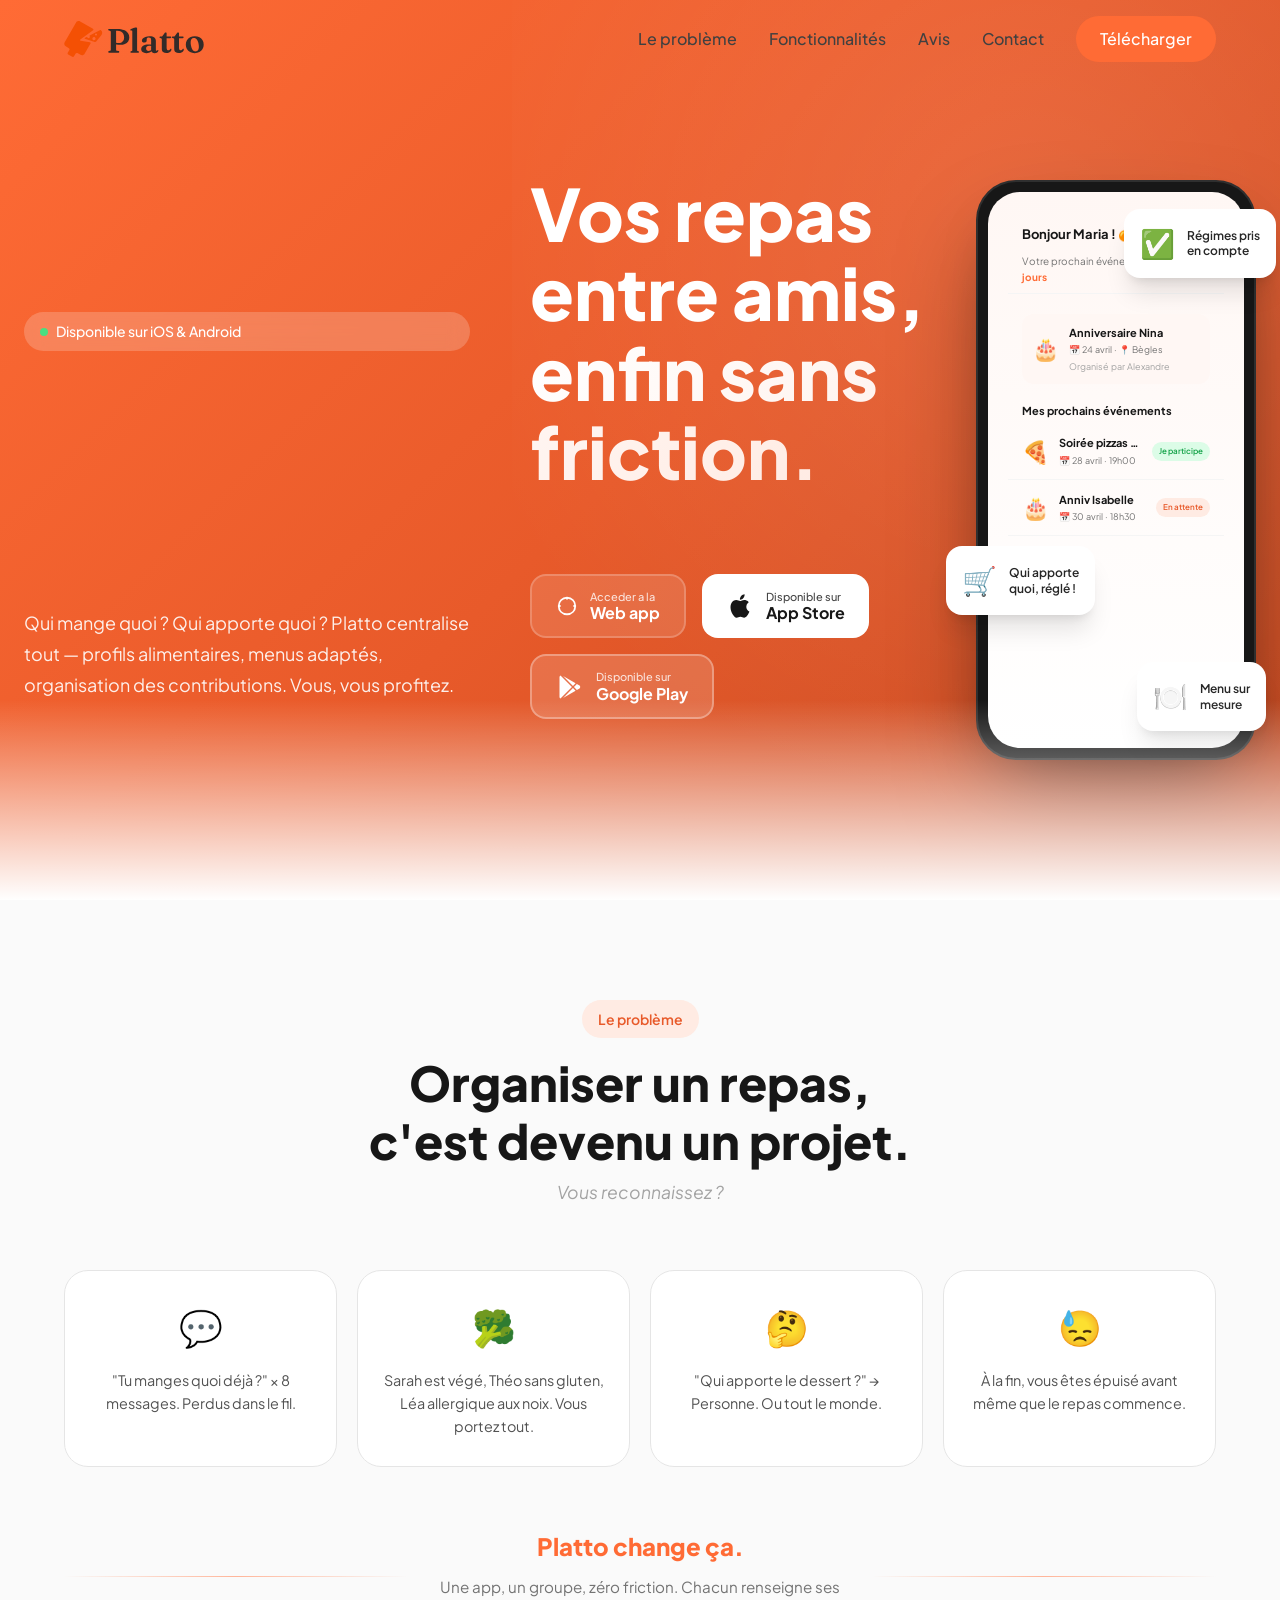
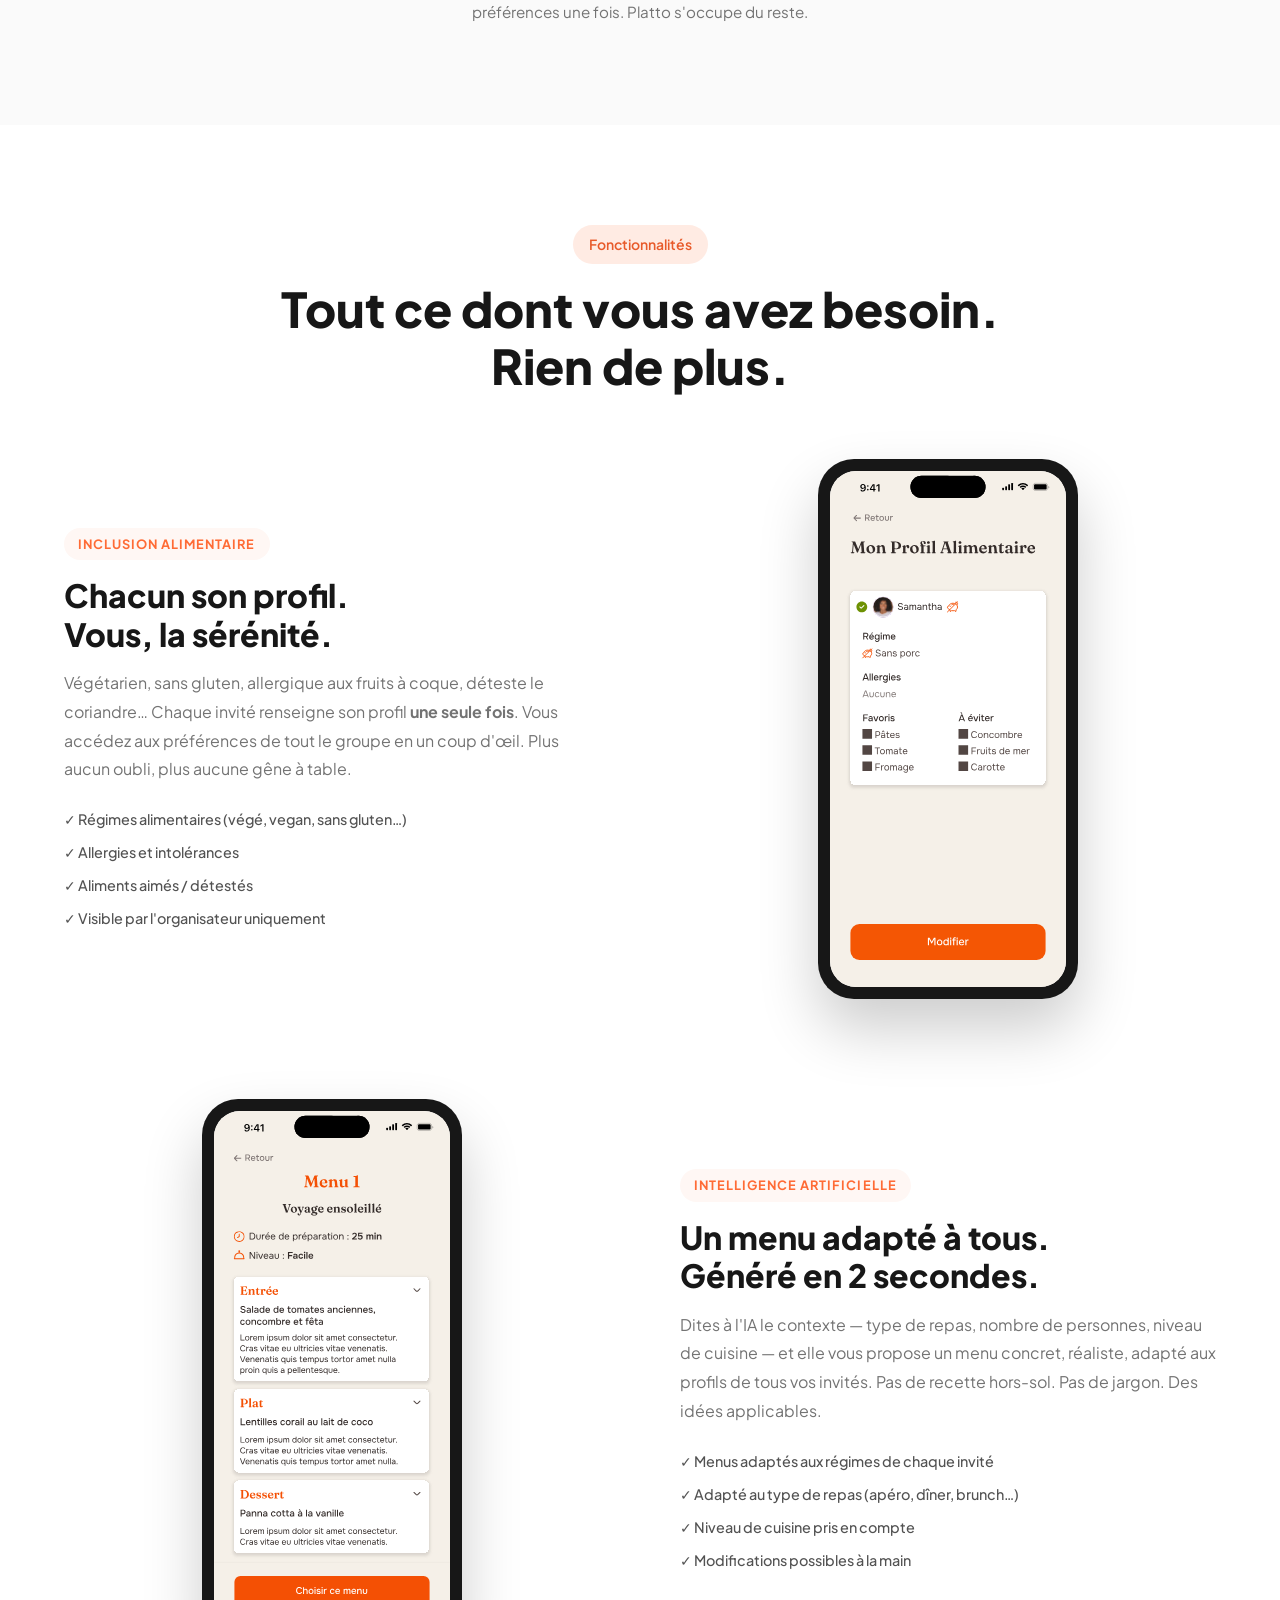
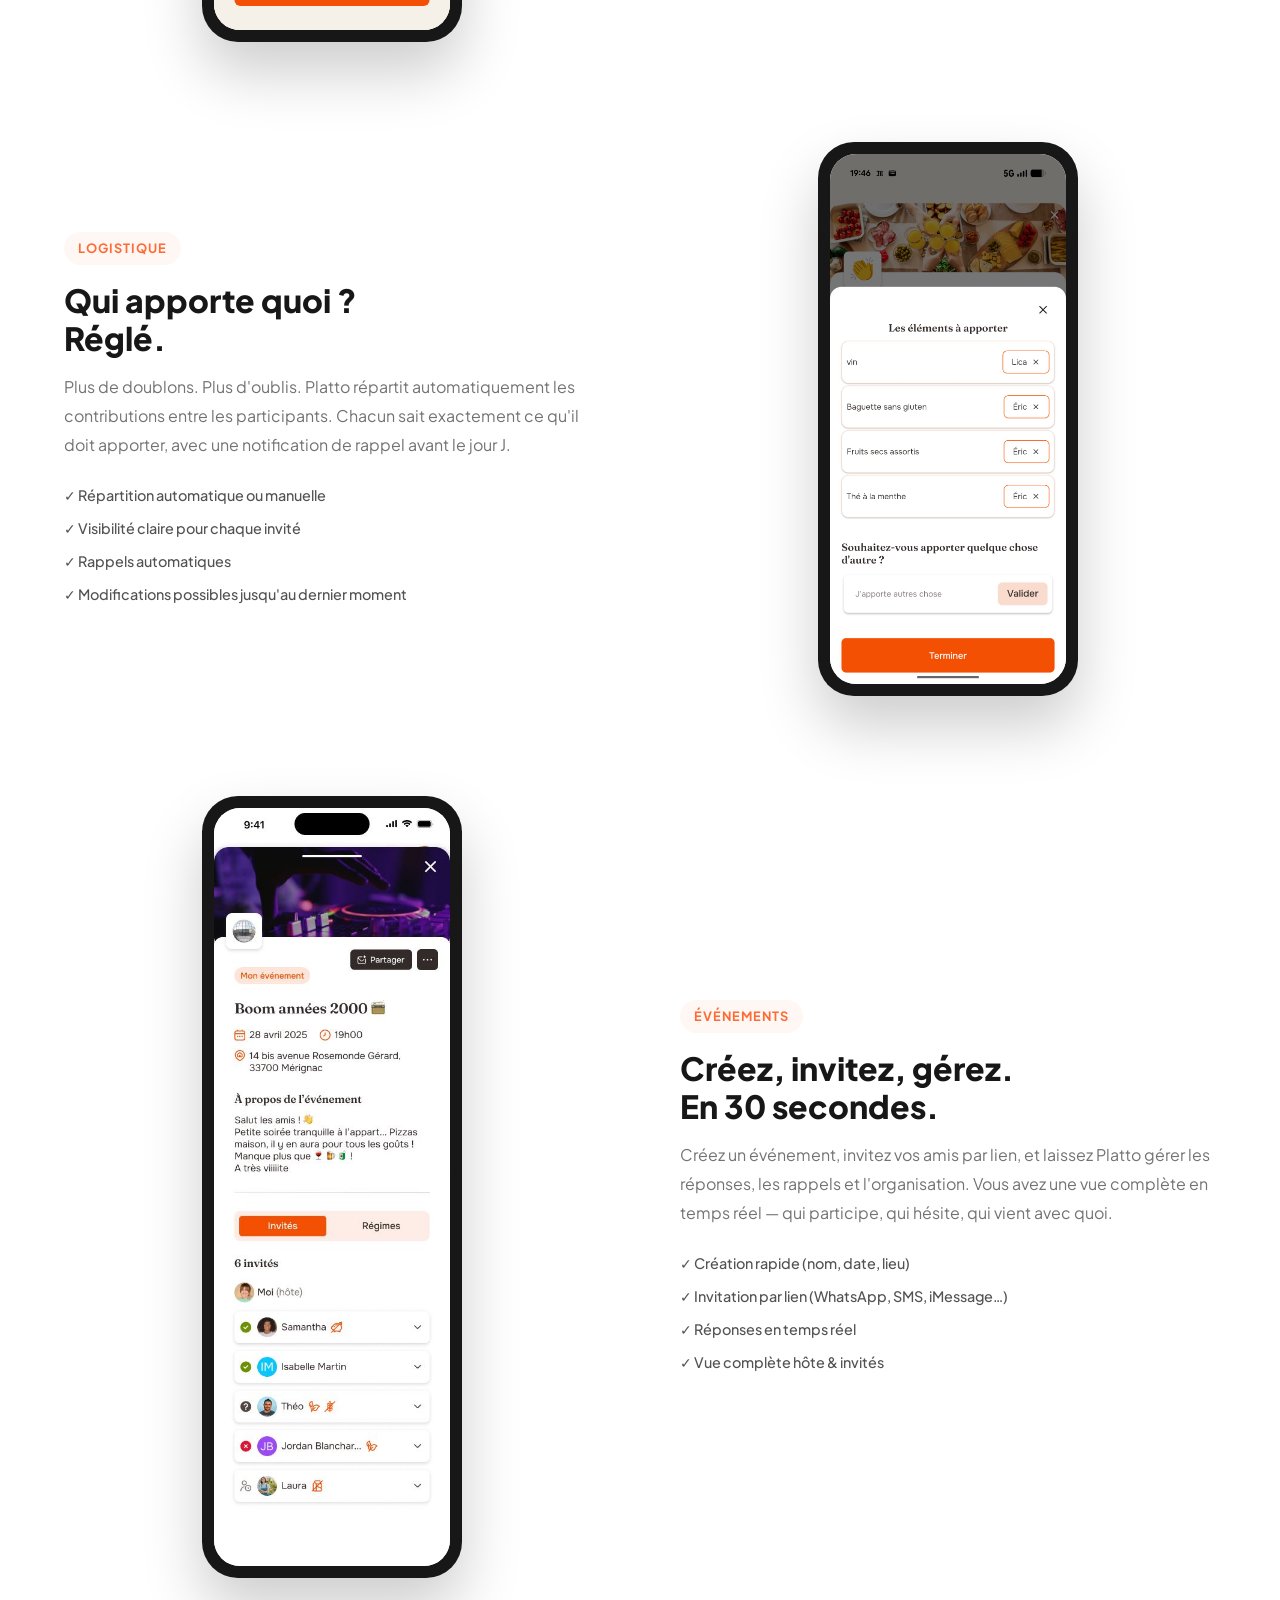
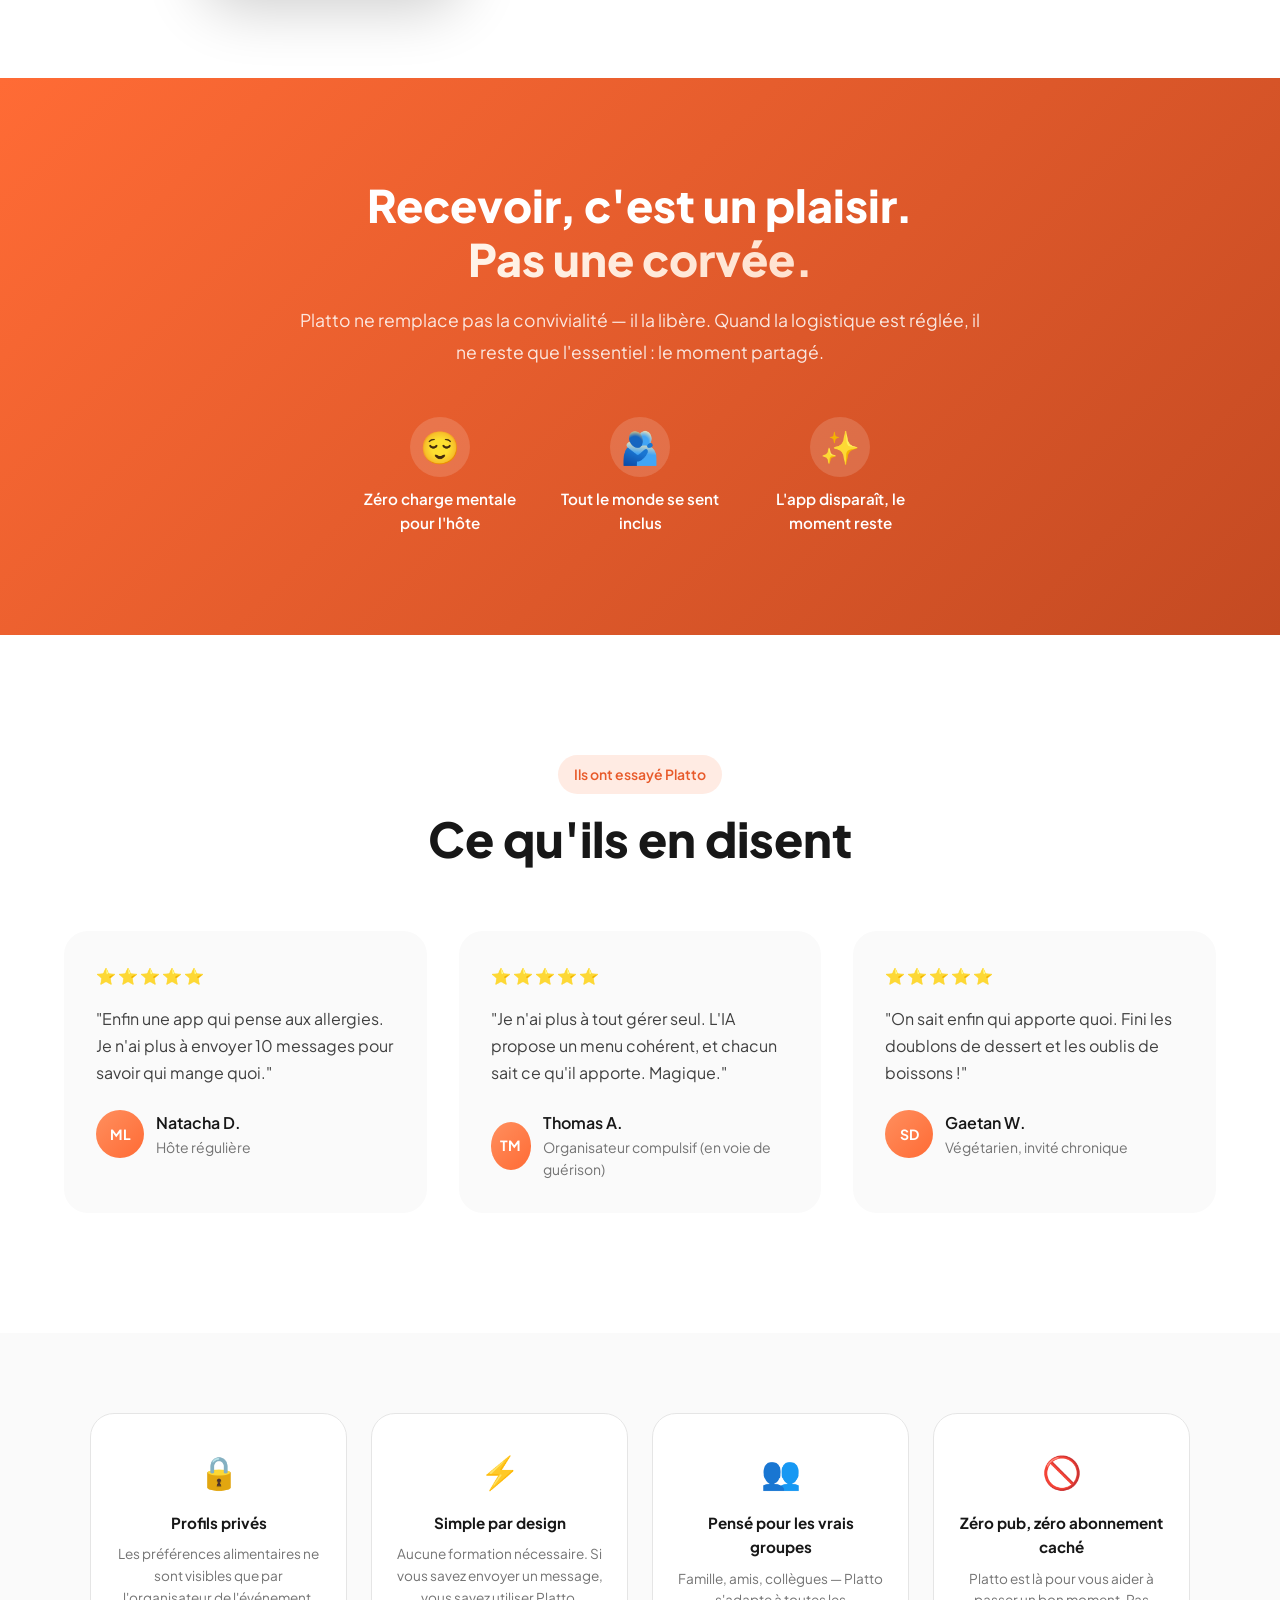
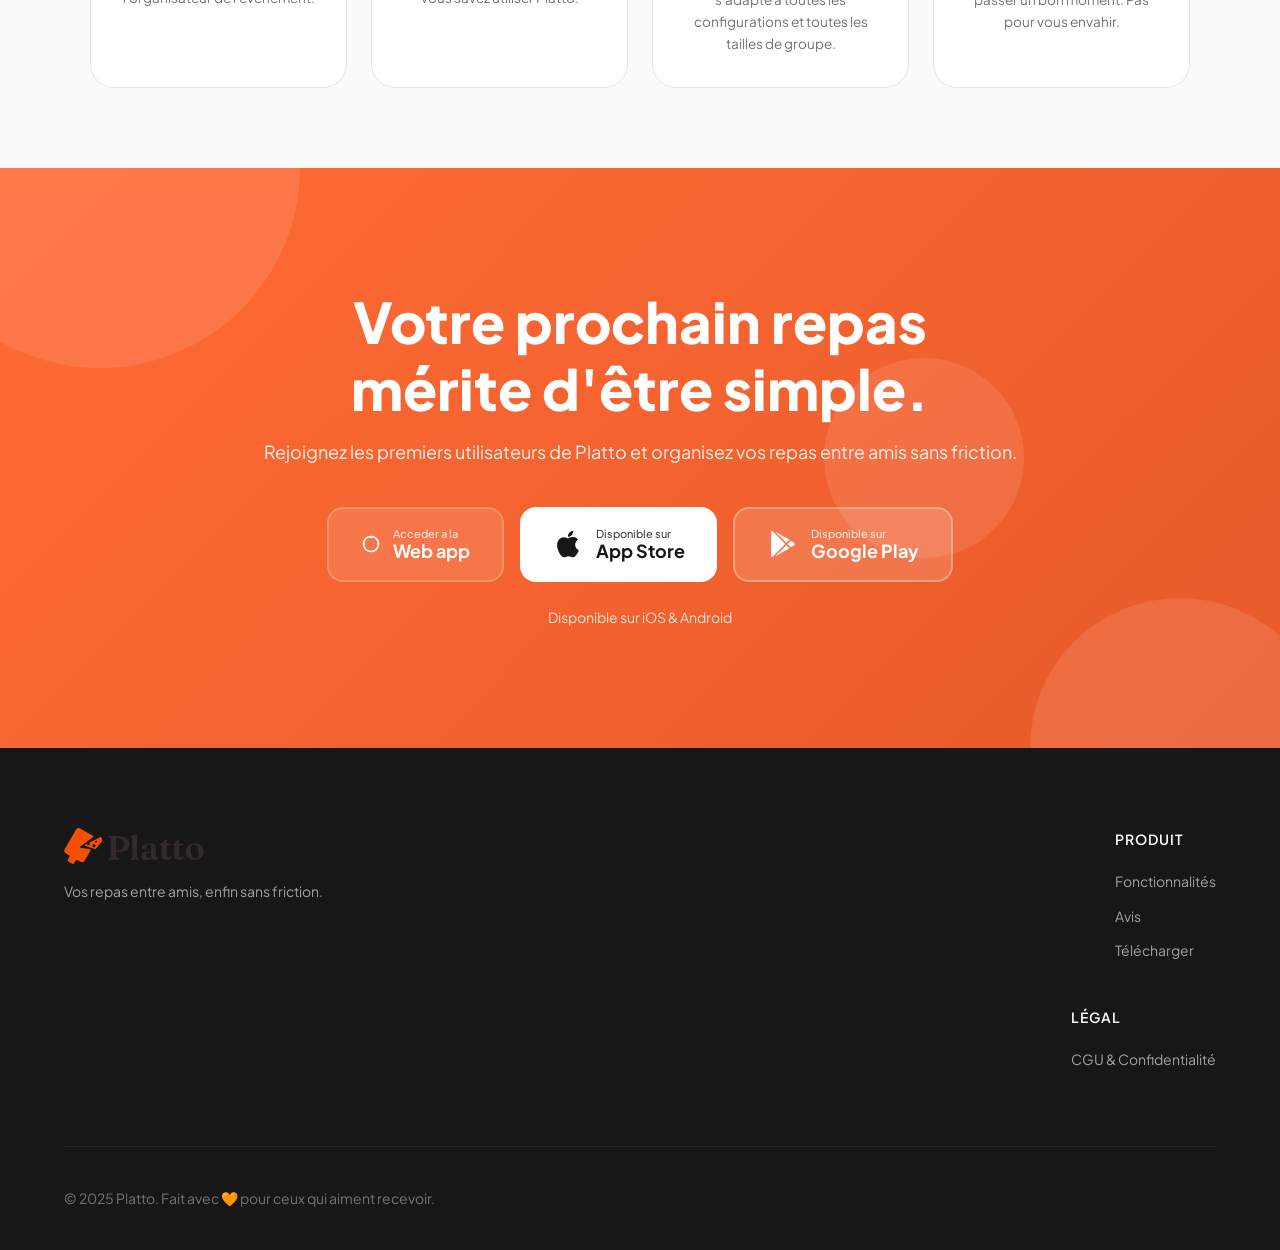
<file: index.html>
<!DOCTYPE html>
<html lang="fr">
<head>
    <meta charset="UTF-8">
    <meta name="viewport" content="width=device-width, initial-scale=1.0">
    <meta name="description" content="Platto — L'app qui simplifie l'organisation de repas entre amis. Profils alimentaires, menus IA, qui apporte quoi. Zéro friction, 100% convivialité.">
    <meta name="keywords" content="organisation repas, repas entre amis, allergies, régimes alimentaires, planification repas, app mobile">
    <meta name="author" content="Platto">

    <!-- Open Graph -->
    <meta property="og:title" content="Platto — Organisez vos repas entre amis, sans prise de tête">
    <meta property="og:description" content="Profils alimentaires, menus IA, qui apporte quoi. Zéro friction, 100% convivialité.">
    <meta property="og:type" content="website">
    <meta property="og:url" content="https://plattoapp.com">

    <title>Platto — Organisez vos repas entre amis, sans prise de tête</title>

    <!-- Favicon -->
    <link rel="icon" type="image/svg+xml" href="assets/favicon.svg">

    <!-- Google Fonts -->
    <link rel="preconnect" href="https://fonts.googleapis.com">
    <link rel="preconnect" href="https://fonts.gstatic.com" crossorigin>
    <link href="https://fonts.googleapis.com/css2?family=Plus+Jakarta+Sans:wght@400;500;600;700;800&display=swap" rel="stylesheet">

    <!-- Styles -->
    <link rel="stylesheet" href="styles.css">
</head>
<body>
    <!-- Particules flottantes -->
    <div class="particles" id="particles"></div>

    <!-- Navigation -->
    <nav class="nav">
        <div class="nav-container">
            <a href="index.html" class="logo">
                <img src="Logo_Platto.svg" alt="Platto logo" class="logo-img">
            </a>
            <div class="nav-links">
                <a href="#probleme">Le problème</a>
                <a href="#fonctionnalites">Fonctionnalités</a>
                <a href="#temoignages">Avis</a>
                <a href="contact.html">Contact</a>
                <a href="#download" class="nav-cta">Télécharger</a>
            </div>
            <button class="mobile-menu-btn" id="mobileMenuBtn" aria-label="Menu">
                <span></span>
                <span></span>
                <span></span>
            </button>
        </div>
    </nav>

    <!-- Menu mobile -->
    <div class="mobile-menu" id="mobileMenu">
        <a href="#probleme">Le problème</a>
        <a href="#fonctionnalites">Fonctionnalités</a>
        <a href="#temoignages">Avis</a>
        <a href="contact.html">Contact</a>
        <a href="#download">Télécharger</a>
    </div>

    <!-- ===================== -->
    <!-- HERO SECTION          -->
    <!-- ===================== -->
    <header class="hero">
        <div class="hero-content">
            <div class="hero-badge">
                <span class="badge-dot"></span>
                Disponible sur iOS &amp; Android
            </div>
            <h1 class="hero-title">
                Vos repas entre amis,<br>
                <span class="gradient-text">enfin sans friction.</span>
            </h1>
            <p class="hero-subtitle">
                Qui mange quoi ? Qui apporte quoi ? Platto centralise tout — profils alimentaires, menus adaptés, organisation des contributions. Vous, vous profitez.
            </p>
            <div class="hero-cta">
                <a href="https://platto.flutterflow.app/" class="store-btn web-app" target="_blank" rel="noopener">
                    <svg viewBox="0 0 24 24" fill="currentColor" style="width:22px;height:22px;flex-shrink:0">
                        <path d="M12 2a10 10 0 100 20 10 10 0 000-20zm1 17.93V20h-2v-.07A8.01 8.01 0 014.07 13H5v-2H4.07A8.01 8.01 0 0111 4.07V5h2V4.07A8.01 8.01 0 0119.93 11H19v2h.93A8.01 8.01 0 0113 19.93z"/>
                    </svg>
                    <div class="store-text">
                        <span>Acceder a la</span>
                        <strong>Web app</strong>
                    </div>
                </a>
                <a href="https://apps.apple.com/fr/app/platto/id6758782730" class="store-btn app-store">
                    <svg viewBox="0 0 24 24" fill="currentColor">
                        <path d="M18.71 19.5c-.83 1.24-1.71 2.45-3.05 2.47-1.34.03-1.77-.79-3.29-.79-1.53 0-2 .77-3.27.82-1.31.05-2.3-1.32-3.14-2.53C4.25 17 2.94 12.45 4.7 9.39c.87-1.52 2.43-2.48 4.12-2.51 1.28-.02 2.5.87 3.29.87.78 0 2.26-1.07 3.81-.91.65.03 2.47.26 3.64 1.98-.09.06-2.17 1.28-2.15 3.81.03 3.02 2.65 4.03 2.68 4.04-.03.07-.42 1.44-1.38 2.83M13 3.5c.73-.83 1.94-1.46 2.94-1.5.13 1.17-.34 2.35-1.04 3.19-.69.85-1.83 1.51-2.95 1.42-.15-1.15.41-2.35 1.05-3.11z"/>
                    </svg>
                    <div class="store-text">
                        <span>Disponible sur</span>
                        <strong>App Store</strong>
                    </div>
                </a>
                <a href="https://play.google.com/store/apps/details?id=com.alonova.platto&hl=fr" class="store-btn google-play" target="_blank" rel="noopener">
                    <svg viewBox="0 0 24 24" fill="currentColor">
                        <path d="M3,20.5V3.5C3,2.91 3.34,2.39 3.84,2.15L13.69,12L3.84,21.85C3.34,21.6 3,21.09 3,20.5M16.81,15.12L6.05,21.34L14.54,12.85L16.81,15.12M20.16,10.81C20.5,11.08 20.75,11.5 20.75,12C20.75,12.5 20.53,12.9 20.18,13.18L17.89,14.5L15.39,12L17.89,9.5L20.16,10.81M6.05,2.66L16.81,8.88L14.54,11.15L6.05,2.66Z"/>
                    </svg>
                    <div class="store-text">
                        <span>Disponible sur</span>
                        <strong>Google Play</strong>
                    </div>
                </a>
            </div>
        </div>
        <div class="hero-visual">
            <div class="phone-mockup">
                <div class="phone-frame">
                    <div class="phone-screen">
                        <div class="app-preview">
                            <div class="app-header">
                                <span class="app-greeting">Bonjour Maria ! 🍊</span>
                                <span class="app-next">Votre prochain événement dans : <strong style="color:var(--orange-500)">10 jours</strong></span>
                            </div>
                            <div class="app-event-card featured">
                                <div class="event-emoji">🎂</div>
                                <div class="event-info">
                                    <span class="event-name">Anniversaire Nina</span>
                                    <span class="event-meta">📅 24 avril · 📍 Bègles</span>
                                    <span class="event-organizer">Organisé par Alexandre</span>
                                </div>
                            </div>
                            <div class="app-section-title">Mes prochains événements</div>
                            <div class="app-event-card">
                                <div class="event-emoji">🍕</div>
                                <div class="event-info">
                                    <span class="event-name">Soirée pizzas chez Alex</span>
                                    <span class="event-meta">📅 28 avril · 19h00</span>
                                </div>
                                <span class="event-badge participate">Je participe</span>
                            </div>
                            <div class="app-event-card">
                                <div class="event-emoji">🎂</div>
                                <div class="event-info">
                                    <span class="event-name">Anniv Isabelle</span>
                                    <span class="event-meta">📅 30 avril · 18h30</span>
                                </div>
                                <span class="event-badge pending">En attente</span>
                            </div>
                        </div>
                    </div>
                </div>
                <div class="floating-card card-1">
                    <span class="card-emoji">✅</span>
                    <span class="card-text">Régimes pris<br>en compte</span>
                </div>
                <div class="floating-card card-2">
                    <span class="card-emoji">🛒</span>
                    <span class="card-text">Qui apporte<br>quoi, réglé !</span>
                </div>
                <div class="floating-card card-3">
                    <span class="card-emoji">🍽️</span>
                    <span class="card-text">Menu sur<br>mesure</span>
                </div>
            </div>
        </div>
    </header>

    <!-- ===================== -->
    <!-- PROBLÈME → SOLUTION   -->
    <!-- ===================== -->
    <section class="problem-section" id="probleme">
        <div class="container">
            <div class="section-header">
                <span class="section-tag">Le problème</span>
                <h2 class="section-title">Organiser un repas,<br>c'est devenu un projet.</h2>
                <p class="section-subtitle">Vous reconnaissez ?</p>
            </div>
            <div class="problem-grid">
                <div class="problem-card" data-aos="fade-up">
                    <div class="problem-icon">💬</div>
                    <p>"Tu manges quoi déjà ?" × 8 messages. Perdus dans le fil.</p>
                </div>
                <div class="problem-card" data-aos="fade-up" data-aos-delay="80">
                    <div class="problem-icon">🥦</div>
                    <p>Sarah est végé, Théo sans gluten, Léa allergique aux noix. Vous portez tout.</p>
                </div>
                <div class="problem-card" data-aos="fade-up" data-aos-delay="160">
                    <div class="problem-icon">🤔</div>
                    <p>"Qui apporte le dessert ?" → Personne. Ou tout le monde.</p>
                </div>
                <div class="problem-card" data-aos="fade-up" data-aos-delay="240">
                    <div class="problem-icon">😓</div>
                    <p>À la fin, vous êtes épuisé avant même que le repas commence.</p>
                </div>
            </div>
            <div class="solution-bridge" data-aos="fade-up">
                <div class="bridge-line"></div>
                <div class="bridge-text">
                    <span class="bridge-label">Platto change ça.</span>
                    <p>Une app, un groupe, zéro friction. Chacun renseigne ses préférences une fois. Platto s'occupe du reste.</p>
                </div>
                <div class="bridge-line"></div>
            </div>
        </div>
    </section>

    <!-- ===================== -->
    <!-- FONCTIONNALITÉS       -->
    <!-- ===================== -->
    <section class="features-v2" id="fonctionnalites">
        <div class="container">
            <div class="section-header">
                <span class="section-tag">Fonctionnalités</span>
                <h2 class="section-title">Tout ce dont vous avez besoin.<br>Rien de plus.</h2>
            </div>

            <!-- Feature 1 : Profils alimentaires -->
            <div class="feature-row" data-aos="fade-up">
                <div class="feature-row-content">
                    <div class="feature-row-tag">Inclusion alimentaire</div>
                    <h3>Chacun son profil.<br>Vous, la sérénité.</h3>
                    <p>Végétarien, sans gluten, allergique aux fruits à coque, déteste le coriandre… Chaque invité renseigne son profil <strong>une seule fois</strong>. Vous accédez aux préférences de tout le groupe en un coup d'œil. Plus aucun oubli, plus aucune gêne à table.</p>
                    <ul class="feature-list">
                        <li>✓ Régimes alimentaires (végé, vegan, sans gluten…)</li>
                        <li>✓ Allergies et intolérances</li>
                        <li>✓ Aliments aimés / détestés</li>
                        <li>✓ Visible par l'organisateur uniquement</li>
                    </ul>
                </div>
                <div class="feature-row-visual">
                    <div class="mockup-wrapper">
                        <div class="mockup-phone">
                            <div class="mockup-screen">
                                <img src="Profil_Alimentaire.svg" alt="Profil alimentaire mockup" class="mockup-img">
                            </div>
                        </div>
                    </div>
                </div>
            </div>

            <!-- Feature 2 : IA Menus -->
            <div class="feature-row reverse" data-aos="fade-up">
                <div class="feature-row-content">
                    <div class="feature-row-tag">Intelligence artificielle</div>
                    <h3>Un menu adapté à tous.<br>Généré en 2 secondes.</h3>
                    <p>Dites à l'IA le contexte — type de repas, nombre de personnes, niveau de cuisine — et elle vous propose un menu concret, réaliste, adapté aux profils de tous vos invités. Pas de recette hors-sol. Pas de jargon. Des idées applicables.</p>
                    <ul class="feature-list">
                        <li>✓ Menus adaptés aux régimes de chaque invité</li>
                        <li>✓ Adapté au type de repas (apéro, dîner, brunch…)</li>
                        <li>✓ Niveau de cuisine pris en compte</li>
                        <li>✓ Modifications possibles à la main</li>
                    </ul>
                </div>
                <div class="feature-row-visual">
                    <div class="mockup-wrapper">
                        <div class="mockup-phone">
                            <div class="mockup-screen">
                                <img src="Manage_Event.svg" alt="Manage event mockup" class="mockup-img">
                            </div>
                        </div>
                    </div>
                </div>
            </div>

            <!-- Feature 3 : Qui apporte quoi -->
            <div class="feature-row" data-aos="fade-up">
                <div class="feature-row-content">
                    <div class="feature-row-tag">Logistique</div>
                    <h3>Qui apporte quoi ?<br>Réglé.</h3>
                    <p>Plus de doublons. Plus d'oublis. Platto répartit automatiquement les contributions entre les participants. Chacun sait exactement ce qu'il doit apporter, avec une notification de rappel avant le jour J.</p>
                    <ul class="feature-list">
                        <li>✓ Répartition automatique ou manuelle</li>
                        <li>✓ Visibilité claire pour chaque invité</li>
                        <li>✓ Rappels automatiques</li>
                        <li>✓ Modifications possibles jusqu'au dernier moment</li>
                    </ul>
                </div>
                <div class="feature-row-visual">
                    <div class="mockup-wrapper">
                        <div class="mockup-phone">
                            <div class="mockup-screen">
                                <img src="Qui_Apporte_Quoi.jpeg" alt="Qui apporte quoi mockup" class="mockup-img">
                            </div>
                        </div>
                    </div>
                </div>
            </div>

            <!-- Feature 4 : Gestion événements -->
            <div class="feature-row reverse" data-aos="fade-up">
                <div class="feature-row-content">
                    <div class="feature-row-tag">Événements</div>
                    <h3>Créez, invitez, gérez.<br>En 30 secondes.</h3>
                    <p>Créez un événement, invitez vos amis par lien, et laissez Platto gérer les réponses, les rappels et l'organisation. Vous avez une vue complète en temps réel — qui participe, qui hésite, qui vient avec quoi.</p>
                    <ul class="feature-list">
                        <li>✓ Création rapide (nom, date, lieu)</li>
                        <li>✓ Invitation par lien (WhatsApp, SMS, iMessage…)</li>
                        <li>✓ Réponses en temps réel</li>
                        <li>✓ Vue complète hôte & invités</li>
                    </ul>
                </div>
                <div class="feature-row-visual">
                    <div class="mockup-wrapper">
                        <div class="mockup-phone">
                            <div class="mockup-screen">
                                <img src="Manage_Event_Participant.jpeg" alt="Manage event participant mockup" class="mockup-img">
                            </div>
                        </div>
                    </div>
                </div>
            </div>
        </div>
    </section>

    <!-- ===================== -->
    <!-- VALEUR ÉMOTIONNELLE   -->
    <!-- ===================== -->
    <section class="emotion-section">
        <div class="container">
            <div class="emotion-content" data-aos="fade-up">
                <h2 class="emotion-title">Recevoir, c'est un plaisir.<br><span class="gradient-text">Pas une corvée.</span></h2>
                <p class="emotion-text">Platto ne remplace pas la convivialité — il la libère. Quand la logistique est réglée, il ne reste que l'essentiel : le moment partagé.</p>
                <div class="emotion-values">
                    <div class="emotion-value">
                        <span class="emotion-emoji">😌</span>
                        <span>Zéro charge mentale pour l'hôte</span>
                    </div>
                    <div class="emotion-value">
                        <span class="emotion-emoji">🫂</span>
                        <span>Tout le monde se sent inclus</span>
                    </div>
                    <div class="emotion-value">
                        <span class="emotion-emoji">✨</span>
                        <span>L'app disparaît, le moment reste</span>
                    </div>
                </div>
            </div>
        </div>
    </section>

    <!-- ===================== -->
    <!-- TÉMOIGNAGES           -->
    <!-- ===================== -->
    <section class="testimonials" id="temoignages">
        <div class="container">
            <div class="section-header">
                <span class="section-tag">Ils ont essayé Platto</span>
                <h2 class="section-title">Ce qu'ils en disent</h2>
            </div>
            <div class="testimonials-grid">
                <div class="testimonial-card" data-aos="fade-up">
                    <div class="testimonial-stars">⭐⭐⭐⭐⭐</div>
                    <p class="testimonial-text">"Enfin une app qui pense aux allergies. Je n'ai plus à envoyer 10 messages pour savoir qui mange quoi."</p>
                    <div class="testimonial-author">
                        <div class="author-avatar">ML</div>
                        <div class="author-info">
                            <span class="author-name">Natacha D.</span>
                            <span class="author-title">Hôte régulière</span>
                        </div>
                    </div>
                </div>
                <div class="testimonial-card" data-aos="fade-up" data-aos-delay="100">
                    <div class="testimonial-stars">⭐⭐⭐⭐⭐</div>
                    <p class="testimonial-text">"Je n'ai plus à tout gérer seul. L'IA propose un menu cohérent, et chacun sait ce qu'il apporte. Magique."</p>
                    <div class="testimonial-author">
                        <div class="author-avatar">TM</div>
                        <div class="author-info">
                            <span class="author-name">Thomas A.</span>
                            <span class="author-title">Organisateur compulsif (en voie de guérison)</span>
                        </div>
                    </div>
                </div>
                <div class="testimonial-card" data-aos="fade-up" data-aos-delay="200">
                    <div class="testimonial-stars">⭐⭐⭐⭐⭐</div>
                    <p class="testimonial-text">"On sait enfin qui apporte quoi. Fini les doublons de dessert et les oublis de boissons !"</p>
                    <div class="testimonial-author">
                        <div class="author-avatar">SD</div>
                        <div class="author-info">
                            <span class="author-name">Gaetan W.</span>
                            <span class="author-title">Végétarien, invité chronique</span>
                        </div>
                    </div>
                </div>
            </div>
        </div>
    </section>

    <!-- ===================== -->
    <!-- RÉASSURANCE           -->
    <!-- ===================== -->
    <section class="trust-section">
        <div class="container">
            <div class="trust-grid">
                <div class="trust-item" data-aos="fade-up">
                    <div class="trust-icon">🔒</div>
                    <h4>Profils privés</h4>
                    <p>Les préférences alimentaires ne sont visibles que par l'organisateur de l'événement.</p>
                </div>
                <div class="trust-item" data-aos="fade-up" data-aos-delay="100">
                    <div class="trust-icon">⚡</div>
                    <h4>Simple par design</h4>
                    <p>Aucune formation nécessaire. Si vous savez envoyer un message, vous savez utiliser Platto.</p>
                </div>
                <div class="trust-item" data-aos="fade-up" data-aos-delay="200">
                    <div class="trust-icon">👥</div>
                    <h4>Pensé pour les vrais groupes</h4>
                    <p>Famille, amis, collègues — Platto s'adapte à toutes les configurations et toutes les tailles de groupe.</p>
                </div>
                <div class="trust-item" data-aos="fade-up" data-aos-delay="300">
                    <div class="trust-icon">🚫</div>
                    <h4>Zéro pub, zéro abonnement caché</h4>
                    <p>Platto est là pour vous aider à passer un bon moment. Pas pour vous envahir.</p>
                </div>
            </div>
        </div>
    </section>

    <!-- ===================== -->
    <!-- CTA FINAL             -->
    <!-- ===================== -->
    <section class="cta-section" id="download">
        <div class="container">
            <div class="cta-content">
                <h2 class="cta-title">Votre prochain repas<br>mérite d'être simple.</h2>
                <p class="cta-subtitle">Rejoignez les premiers utilisateurs de Platto et organisez vos repas entre amis sans friction.</p>
                <div class="cta-buttons">
                    <a href="https://platto.flutterflow.app/" class="store-btn web-app large" target="_blank" rel="noopener">
                        <svg viewBox="0 0 24 24" fill="currentColor" style="width:20px;height:20px;flex-shrink:0">
                            <path d="M12 2a10 10 0 100 20 10 10 0 000-20zm1 17.93V20h-2v-.07A8.01 8.01 0 014.07 13H5v-2H4.07A8.01 8.01 0 0111 4.07V5h2V4.07A8.01 8.01 0 0119.93 11H19v2h.93A8.01 8.01 0 0113 19.93z"/>
                        </svg>
                        <div class="store-text">
                            <span>Acceder a la</span>
                            <strong>Web app</strong>
                        </div>
                    </a>
                    <a href="https://apps.apple.com/fr/app/platto/id6758782730" class="store-btn app-store large">
                        <svg viewBox="0 0 24 24" fill="currentColor">
                            <path d="M18.71 19.5c-.83 1.24-1.71 2.45-3.05 2.47-1.34.03-1.77-.79-3.29-.79-1.53 0-2 .77-3.27.82-1.31.05-2.3-1.32-3.14-2.53C4.25 17 2.94 12.45 4.7 9.39c.87-1.52 2.43-2.48 4.12-2.51 1.28-.02 2.5.87 3.29.87.78 0 2.26-1.07 3.81-.91.65.03 2.47.26 3.64 1.98-.09.06-2.17 1.28-2.15 3.81.03 3.02 2.65 4.03 2.68 4.04-.03.07-.42 1.44-1.38 2.83M13 3.5c.73-.83 1.94-1.46 2.94-1.5.13 1.17-.34 2.35-1.04 3.19-.69.85-1.83 1.51-2.95 1.42-.15-1.15.41-2.35 1.05-3.11z"/>
                        </svg>
                        <div class="store-text">
                            <span>Disponible sur</span>
                            <strong>App Store</strong>
                        </div>
                    </a>
                    <a href="https://play.google.com/store/apps/details?id=com.alonova.platto&hl=fr" class="store-btn google-play large" target="_blank" rel="noopener">
                        <svg viewBox="0 0 24 24" fill="currentColor">
                            <path d="M3,20.5V3.5C3,2.91 3.34,2.39 3.84,2.15L13.69,12L3.84,21.85C3.34,21.6 3,21.09 3,20.5M16.81,15.12L6.05,21.34L14.54,12.85L16.81,15.12M20.16,10.81C20.5,11.08 20.75,11.5 20.75,12C20.75,12.5 20.53,12.9 20.18,13.18L17.89,14.5L15.39,12L17.89,9.5L20.16,10.81M6.05,2.66L16.81,8.88L14.54,11.15L6.05,2.66Z"/>
                        </svg>
                        <div class="store-text">
                            <span>Disponible sur</span>
                            <strong>Google Play</strong>
                        </div>
                    </a>
                </div>
                <p class="cta-note">Disponible sur iOS &amp; Android</p>
            </div>
        </div>
        <div class="cta-shapes">
            <div class="shape shape-1"></div>
            <div class="shape shape-2"></div>
            <div class="shape shape-3"></div>
        </div>
    </section>

    <!-- Footer -->
    <footer class="footer">
        <div class="container">
            <div class="footer-content">
                <div class="footer-brand">
                    <a href="#" class="logo">
                        <img src="Logo_Platto.svg" alt="Platto logo" class="logo-img">
                    </a>
                    <p>Vos repas entre amis, enfin sans friction.</p>
                </div>
                <div class="footer-links">
                    <div class="footer-column">
                        <h4>Produit</h4>
                        <a href="#fonctionnalites">Fonctionnalités</a>
                        <a href="#temoignages">Avis</a>
                        <a href="#download">Télécharger</a>
                    </div>
                    <div class="footer-column">
                        <h4>Légal</h4>
                        <a href="cgu.html">CGU & Confidentialité</a>
                    </div>
                </div>
            </div>
            <div class="footer-bottom">
                <p>&copy; 2025 Platto. Fait avec 🧡 pour ceux qui aiment recevoir.</p>
                <div class="social-links">
                        <!-- Social links removed per request -->
                </div>
            </div>
        </div>
    </footer>

    <script src="script.js"></script>
</body>
</html>
</file>
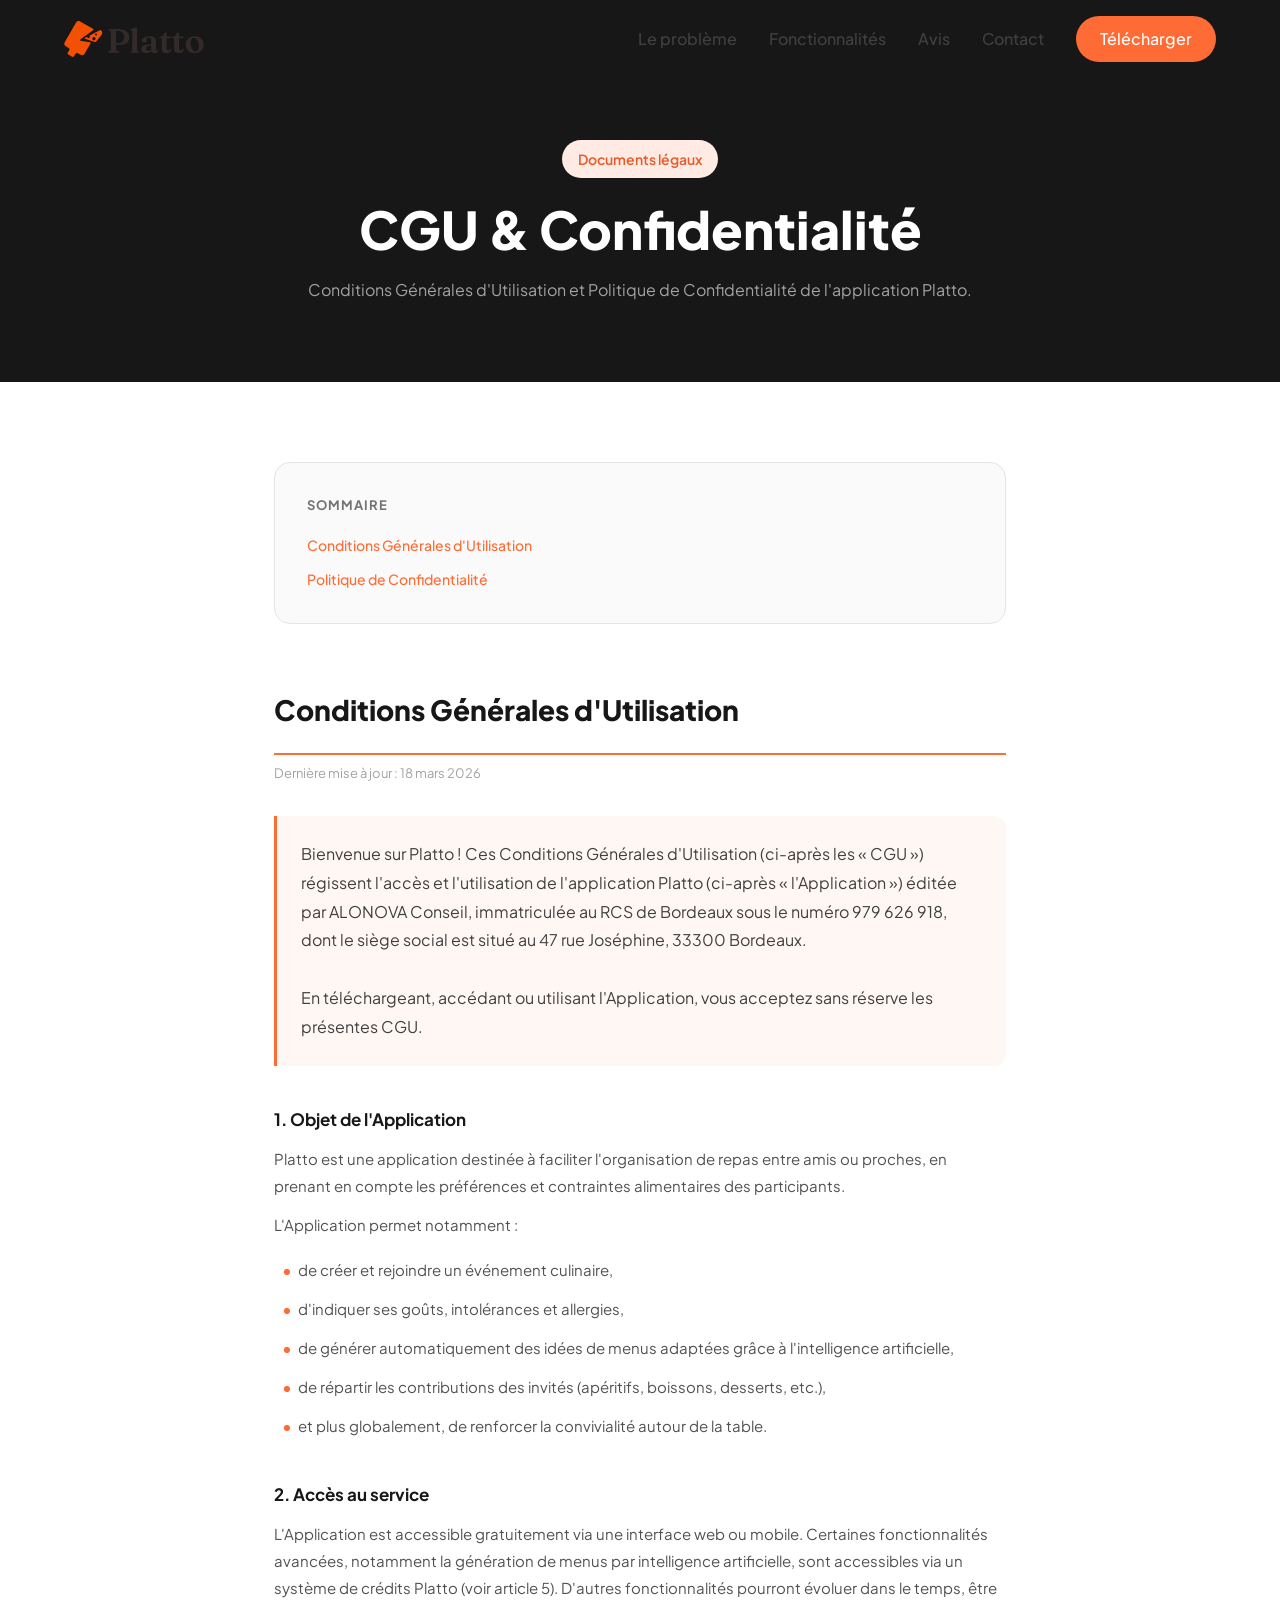
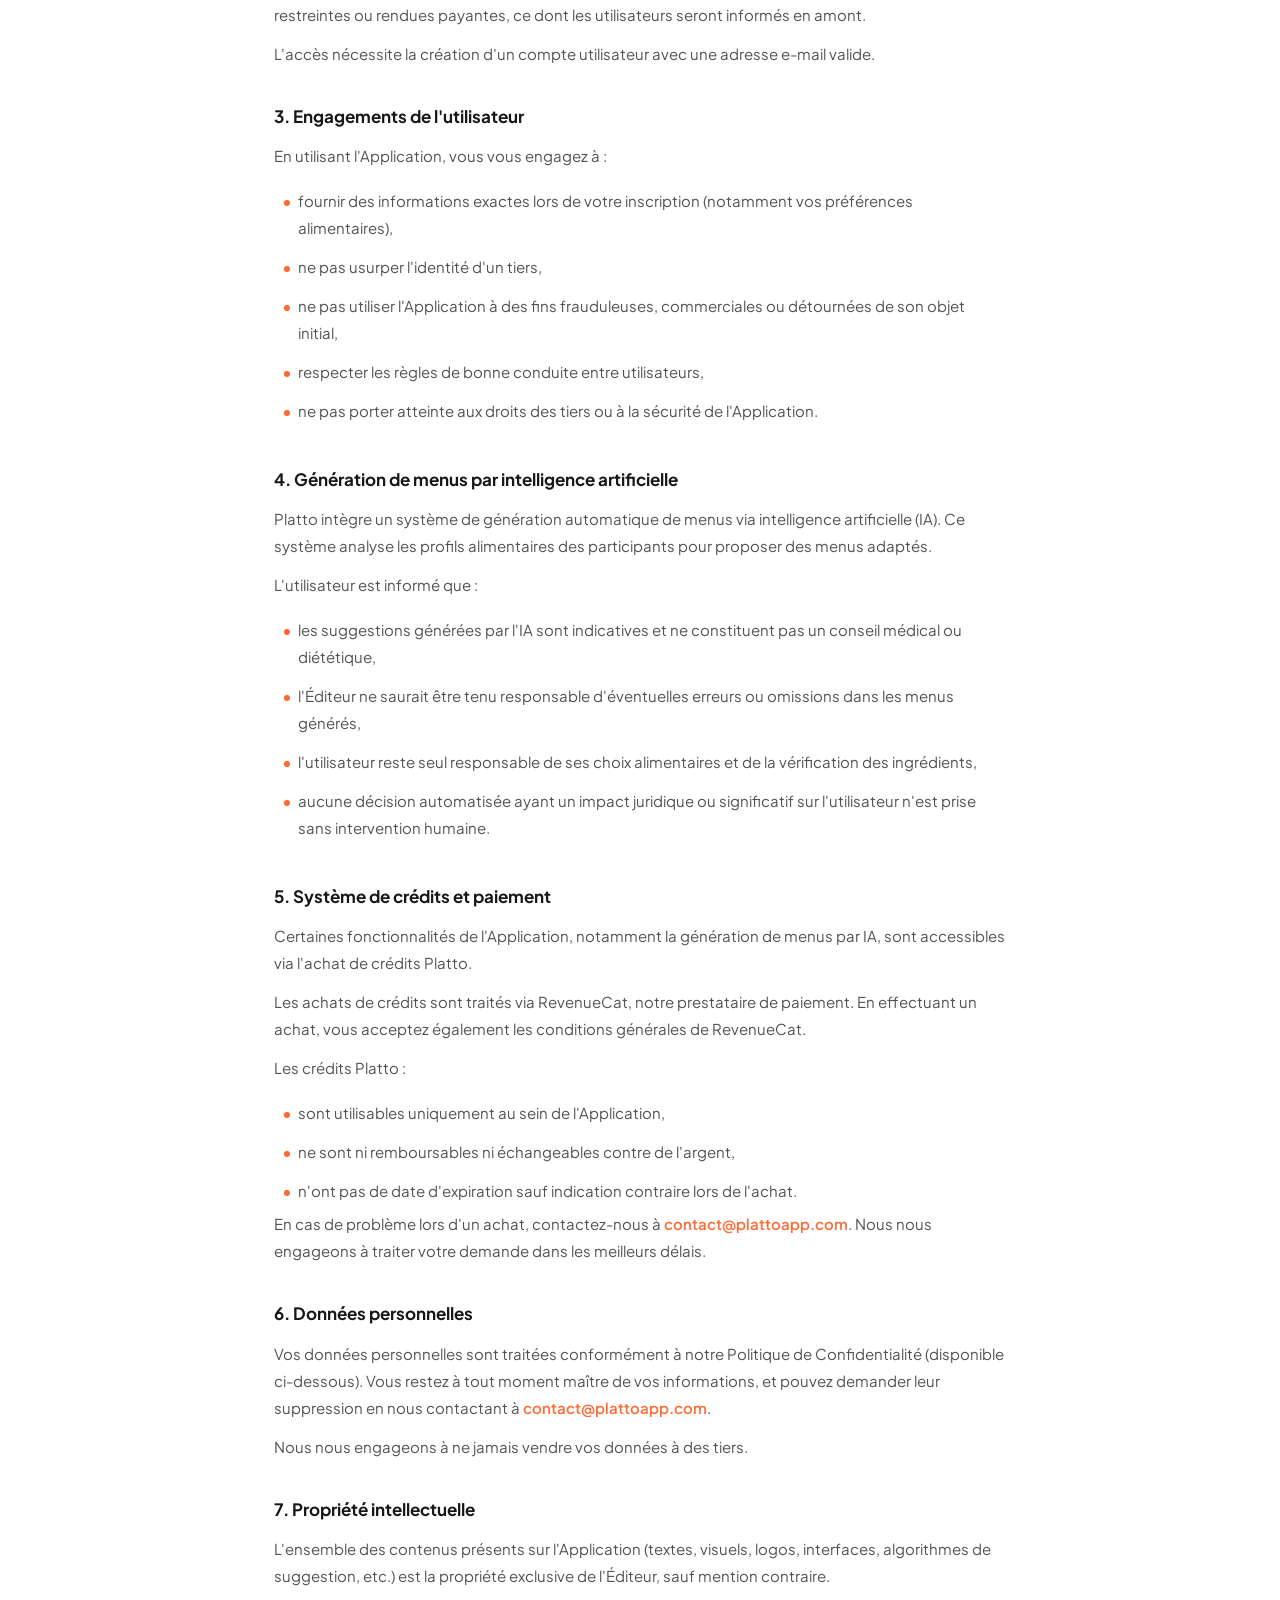
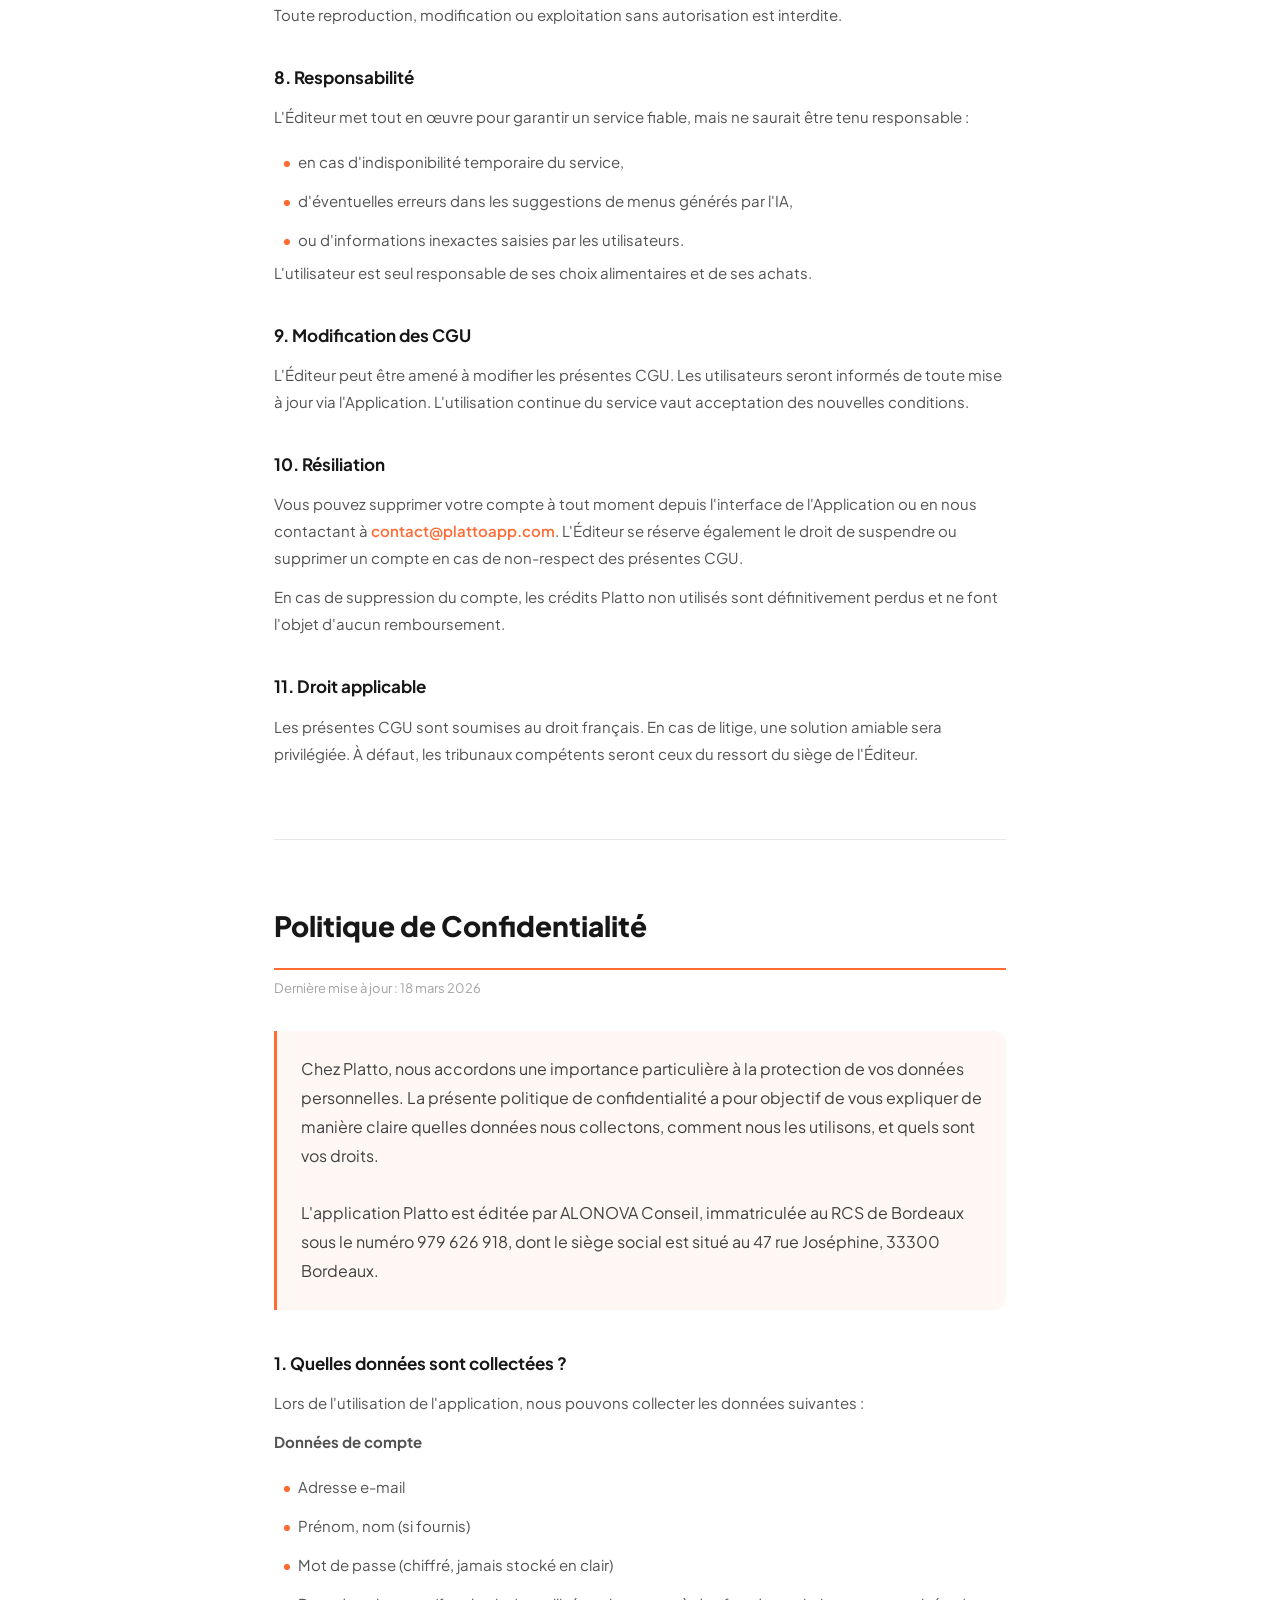
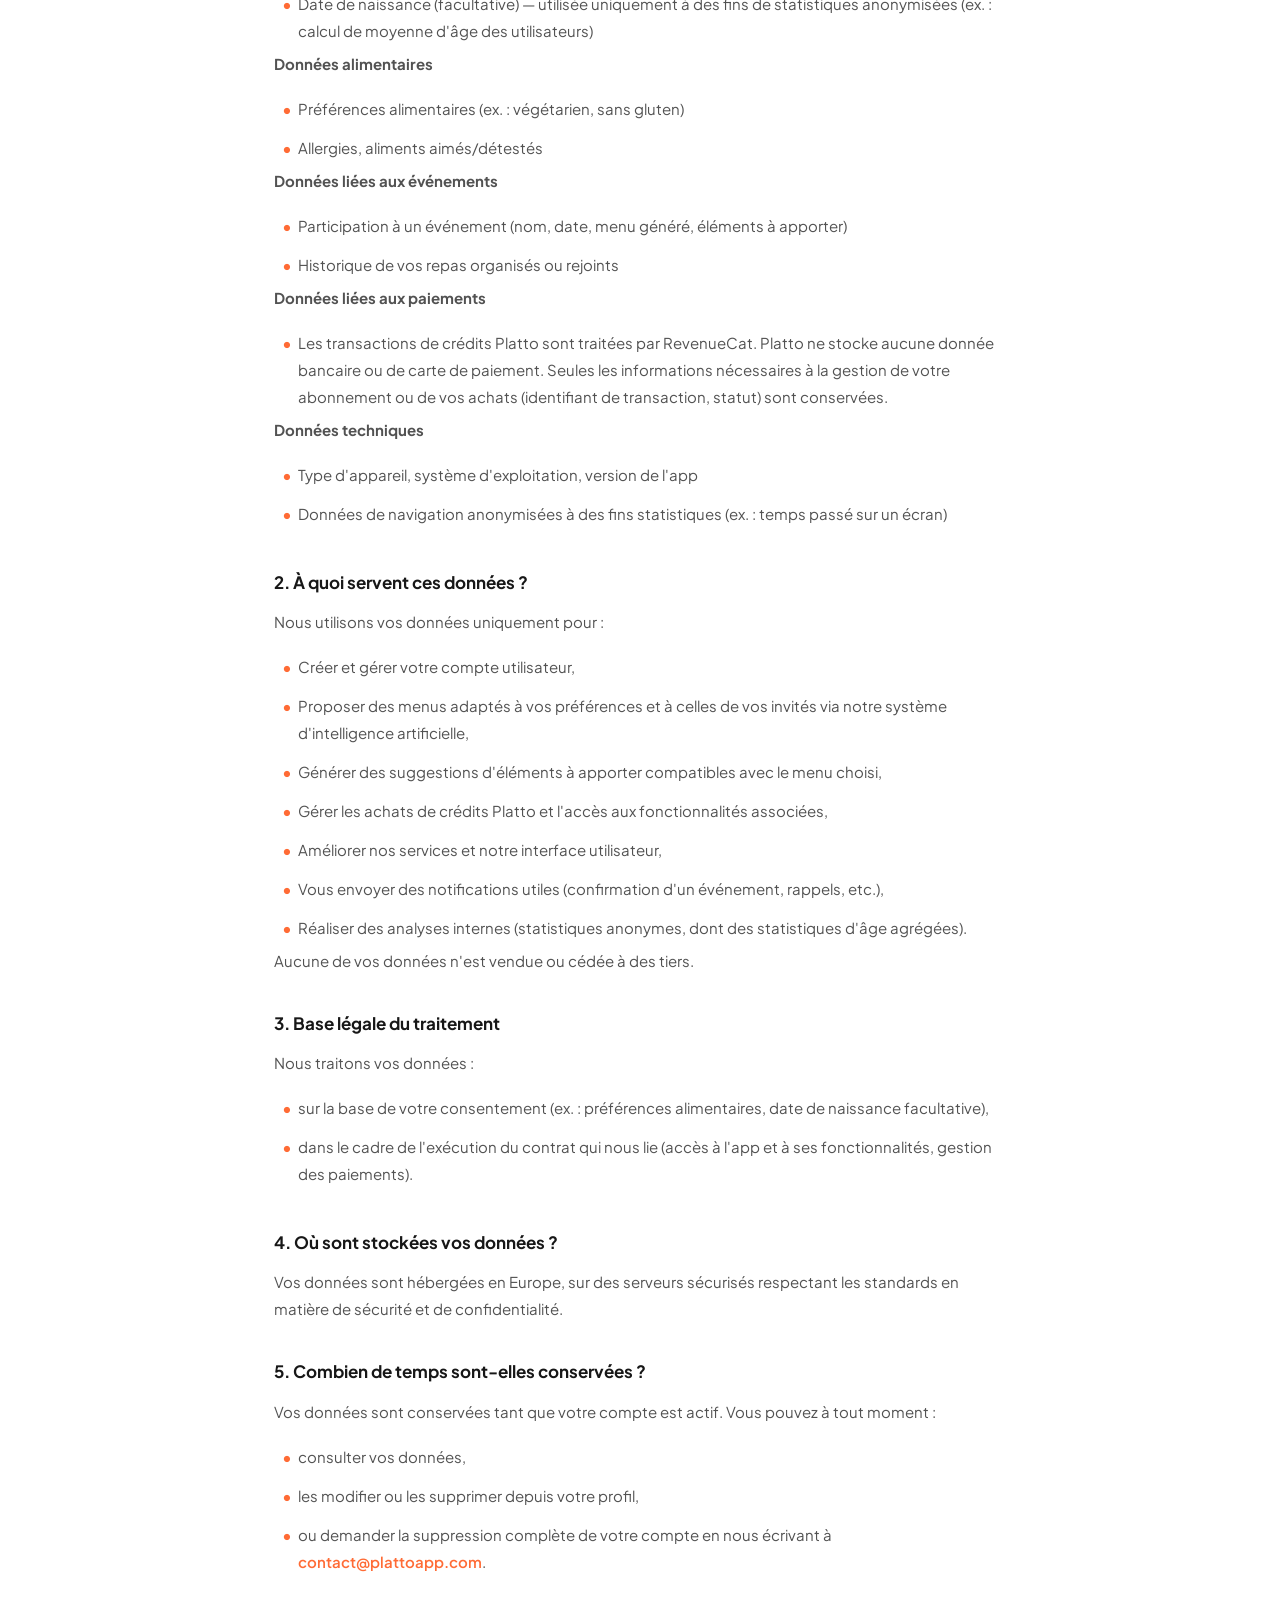
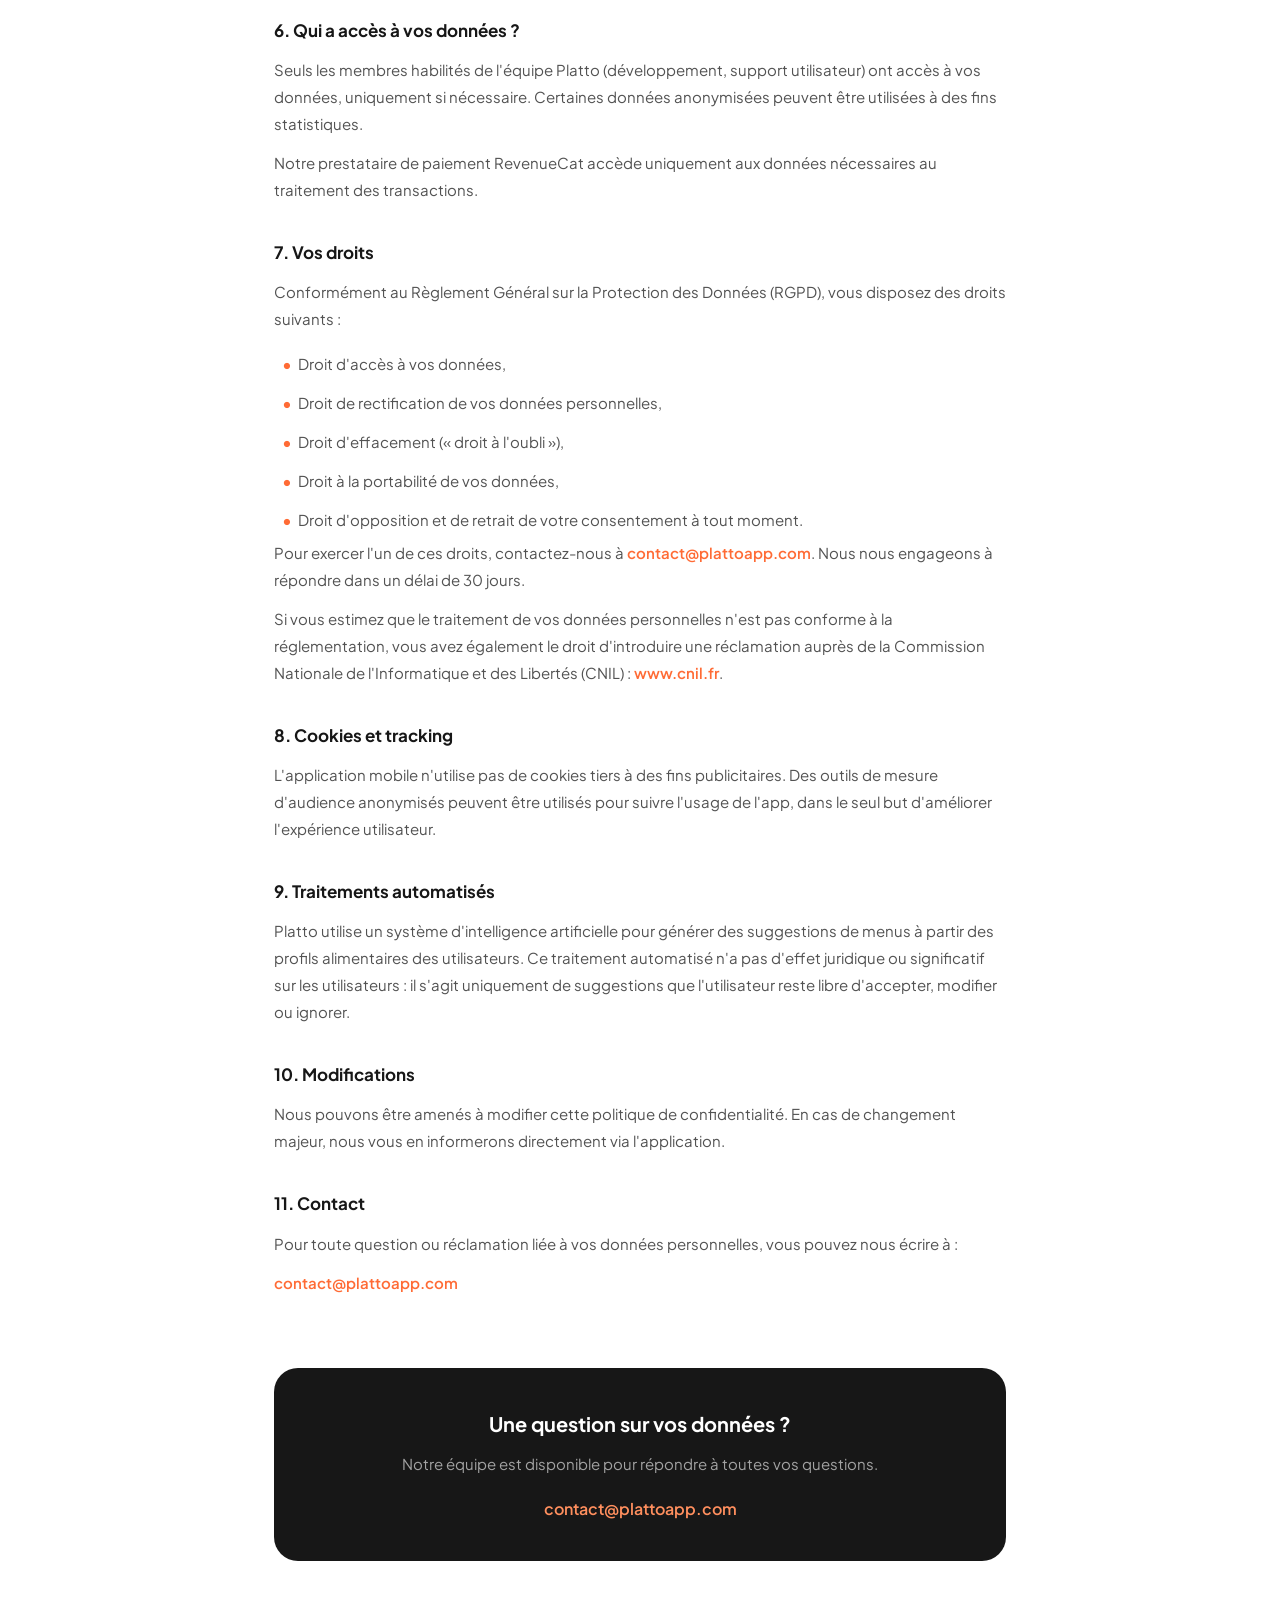
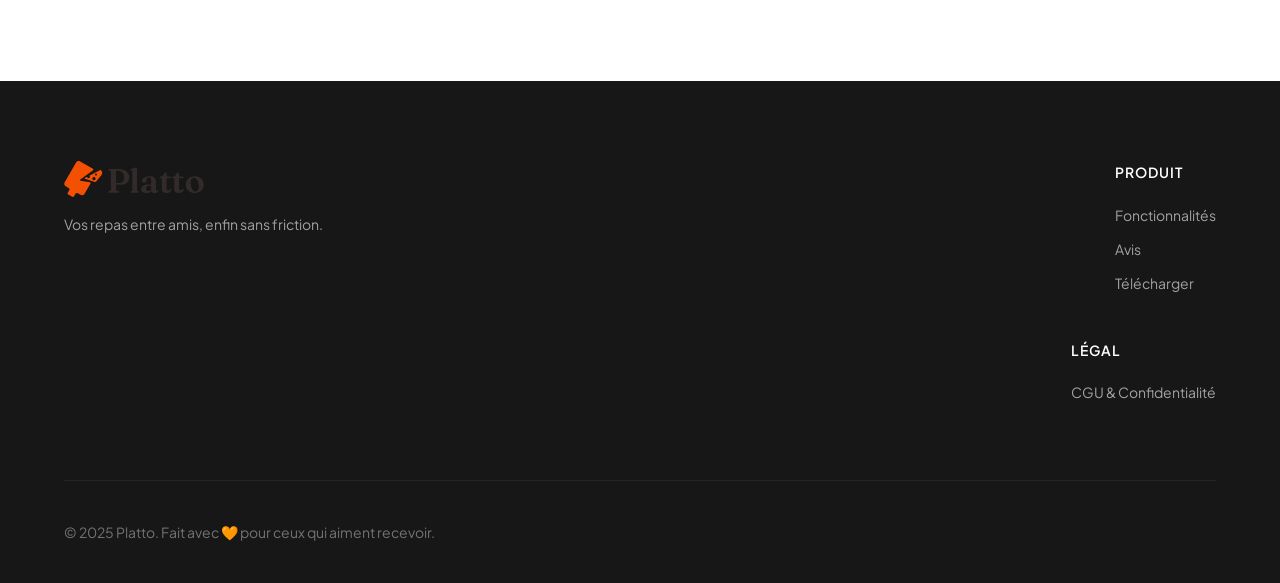
<file: cgu.html>
<!DOCTYPE html>
<html lang="fr">
<head>
    <meta charset="UTF-8">
    <meta name="viewport" content="width=device-width, initial-scale=1.0">
    <meta name="description" content="Conditions Générales d'Utilisation et Politique de Confidentialité de l'application Platto.">
    <meta name="author" content="Platto">

    <title>CGU & Confidentialité — Platto</title>

    <!-- Favicon -->
    <link rel="icon" type="image/svg+xml" href="assets/favicon.svg">

    <!-- Google Fonts -->
    <link rel="preconnect" href="https://fonts.googleapis.com">
    <link rel="preconnect" href="https://fonts.gstatic.com" crossorigin>
    <link href="https://fonts.googleapis.com/css2?family=Plus+Jakarta+Sans:wght@400;500;600;700;800&display=swap" rel="stylesheet">

    <!-- Styles -->
    <link rel="stylesheet" href="styles.css">

    <style>
        .legal-hero {
            padding: 140px 24px 80px;
            background: var(--gray-900);
            text-align: center;
        }

        .legal-hero .section-tag {
            margin-bottom: 20px;
        }

        .legal-hero h1 {
            font-size: clamp(32px, 5vw, 52px);
            font-weight: 800;
            color: var(--white);
            margin-bottom: 16px;
            line-height: 1.2;
        }

        .legal-hero p {
            font-size: 16px;
            color: var(--gray-400);
        }

        .legal-content {
            max-width: 780px;
            margin: 0 auto;
            padding: 80px 24px 120px;
        }

        .legal-toc {
            background: var(--gray-50);
            border: 1px solid var(--gray-200);
            border-radius: var(--radius-lg);
            padding: 32px;
            margin-bottom: 64px;
        }

        .legal-toc h3 {
            font-size: 13px;
            font-weight: 700;
            text-transform: uppercase;
            letter-spacing: 1px;
            color: var(--gray-500);
            margin-bottom: 16px;
        }

        .legal-toc ul {
            list-style: none;
            display: flex;
            flex-direction: column;
            gap: 8px;
        }

        .legal-toc ul li a {
            font-size: 14px;
            color: var(--orange-500);
            font-weight: 500;
            transition: color var(--transition-fast);
        }

        .legal-toc ul li a:hover {
            color: var(--orange-600);
            text-decoration: underline;
        }

        .legal-section {
            margin-bottom: 72px;
        }

        .legal-section-title {
            font-size: 28px;
            font-weight: 800;
            color: var(--gray-900);
            margin-bottom: 8px;
            padding-bottom: 20px;
            border-bottom: 2px solid var(--orange-500);
        }

        .legal-updated {
            font-size: 13px;
            color: var(--gray-400);
            margin-bottom: 32px;
        }

        .legal-intro {
            font-size: 16px;
            color: var(--gray-700);
            line-height: 1.8;
            margin-bottom: 40px;
            padding: 24px;
            background: var(--orange-50);
            border-left: 3px solid var(--orange-500);
            border-radius: 0 var(--radius-md) var(--radius-md) 0;
        }

        .legal-article {
            margin-bottom: 36px;
        }

        .legal-article h3 {
            font-size: 17px;
            font-weight: 700;
            color: var(--gray-900);
            margin-bottom: 12px;
        }

        .legal-article p {
            font-size: 15px;
            color: var(--gray-600);
            line-height: 1.8;
            margin-bottom: 12px;
        }

        .legal-article ul {
            list-style: none;
            padding-left: 0;
            margin-top: 12px;
        }

        .legal-article ul li {
            font-size: 15px;
            color: var(--gray-600);
            line-height: 1.8;
            padding: 6px 0 6px 24px;
            position: relative;
        }

        .legal-article ul li::before {
            content: "•";
            color: var(--orange-500);
            font-weight: 700;
            position: absolute;
            left: 8px;
        }

        .legal-divider {
            height: 1px;
            background: var(--gray-200);
            margin: 64px 0;
        }

        .legal-contact-box {
            background: var(--gray-900);
            border-radius: var(--radius-xl);
            padding: 40px;
            text-align: center;
            margin-top: 64px;
        }

        .legal-contact-box h3 {
            font-size: 20px;
            font-weight: 700;
            color: var(--white);
            margin-bottom: 12px;
        }

        .legal-contact-box p {
            font-size: 15px;
            color: var(--gray-400);
            margin-bottom: 20px;
        }

        .legal-contact-box a {
            color: var(--orange-400);
            font-weight: 600;
            transition: color var(--transition-fast);
        }

        .legal-contact-box a:hover {
            color: var(--orange-300);
        }
    </style>
</head>
<body>

    <!-- Navigation -->
    <nav class="nav">
        <div class="nav-container">
            <a href="index.html" class="logo">
                <img src="Logo_Platto.svg" alt="Platto logo" class="logo-img">
            </a>
            <div class="nav-links">
                <a href="index.html#probleme">Le problème</a>
                <a href="index.html#fonctionnalites">Fonctionnalités</a>
                <a href="index.html#temoignages">Avis</a>
                <a href="contact.html">Contact</a>
                <a href="index.html#download" class="nav-cta">Télécharger</a>
            </div>
            <button class="mobile-menu-btn" id="mobileMenuBtn" aria-label="Menu">
                <span></span>
                <span></span>
                <span></span>
            </button>
        </div>
    </nav>

    <!-- Menu mobile -->
    <div class="mobile-menu" id="mobileMenu">
        <a href="index.html#probleme">Le problème</a>
        <a href="index.html#fonctionnalites">Fonctionnalités</a>
        <a href="index.html#temoignages">Avis</a>
        <a href="contact.html">Contact</a>
        <a href="index.html#download">Télécharger</a>
    </div>

    <!-- Hero -->
    <section class="legal-hero">
        <span class="section-tag">Documents légaux</span>
        <h1>CGU & Confidentialité</h1>
        <p>Conditions Générales d'Utilisation et Politique de Confidentialité de l'application Platto.</p>
    </section>

    <!-- Contenu légal -->
    <main class="legal-content">

        <!-- Table des matières -->
        <nav class="legal-toc" aria-label="Table des matières">
            <h3>Sommaire</h3>
            <ul>
                <li><a href="#cgu">Conditions Générales d'Utilisation</a></li>
                <li><a href="#confidentialite">Politique de Confidentialité</a></li>
            </ul>
        </nav>

        <!-- ======================== -->
        <!-- CGU                      -->
        <!-- ======================== -->
        <section class="legal-section" id="cgu">
            <h2 class="legal-section-title">Conditions Générales d'Utilisation</h2>
            <p class="legal-updated">Dernière mise à jour : 18 mars 2026</p>

            <p class="legal-intro">
                Bienvenue sur Platto&nbsp;! Ces Conditions Générales d'Utilisation (ci-après les «&nbsp;CGU&nbsp;») régissent l'accès et l'utilisation de l'application Platto (ci-après «&nbsp;l'Application&nbsp;») éditée par ALONOVA Conseil, immatriculée au RCS de Bordeaux sous le numéro 979&nbsp;626&nbsp;918, dont le siège social est situé au 47 rue Joséphine, 33300 Bordeaux.<br><br>
                En téléchargeant, accédant ou utilisant l'Application, vous acceptez sans réserve les présentes CGU.
            </p>

            <div class="legal-article">
                <h3>1. Objet de l'Application</h3>
                <p>Platto est une application destinée à faciliter l'organisation de repas entre amis ou proches, en prenant en compte les préférences et contraintes alimentaires des participants.</p>
                <p>L'Application permet notamment :</p>
                <ul>
                    <li>de créer et rejoindre un événement culinaire,</li>
                    <li>d'indiquer ses goûts, intolérances et allergies,</li>
                    <li>de générer automatiquement des idées de menus adaptées grâce à l'intelligence artificielle,</li>
                    <li>de répartir les contributions des invités (apéritifs, boissons, desserts, etc.),</li>
                    <li>et plus globalement, de renforcer la convivialité autour de la table.</li>
                </ul>
            </div>

            <div class="legal-article">
                <h3>2. Accès au service</h3>
                <p>L'Application est accessible gratuitement via une interface web ou mobile. Certaines fonctionnalités avancées, notamment la génération de menus par intelligence artificielle, sont accessibles via un système de crédits Platto (voir article 5). D'autres fonctionnalités pourront évoluer dans le temps, être restreintes ou rendues payantes, ce dont les utilisateurs seront informés en amont.</p>
                <p>L'accès nécessite la création d'un compte utilisateur avec une adresse e-mail valide.</p>
            </div>

            <div class="legal-article">
                <h3>3. Engagements de l'utilisateur</h3>
                <p>En utilisant l'Application, vous vous engagez à :</p>
                <ul>
                    <li>fournir des informations exactes lors de votre inscription (notamment vos préférences alimentaires),</li>
                    <li>ne pas usurper l'identité d'un tiers,</li>
                    <li>ne pas utiliser l'Application à des fins frauduleuses, commerciales ou détournées de son objet initial,</li>
                    <li>respecter les règles de bonne conduite entre utilisateurs,</li>
                    <li>ne pas porter atteinte aux droits des tiers ou à la sécurité de l'Application.</li>
                </ul>
            </div>

            <div class="legal-article">
                <h3>4. Génération de menus par intelligence artificielle</h3>
                <p>Platto intègre un système de génération automatique de menus via intelligence artificielle (IA). Ce système analyse les profils alimentaires des participants pour proposer des menus adaptés.</p>
                <p>L'utilisateur est informé que :</p>
                <ul>
                    <li>les suggestions générées par l'IA sont indicatives et ne constituent pas un conseil médical ou diététique,</li>
                    <li>l'Éditeur ne saurait être tenu responsable d'éventuelles erreurs ou omissions dans les menus générés,</li>
                    <li>l'utilisateur reste seul responsable de ses choix alimentaires et de la vérification des ingrédients,</li>
                    <li>aucune décision automatisée ayant un impact juridique ou significatif sur l'utilisateur n'est prise sans intervention humaine.</li>
                </ul>
            </div>

            <div class="legal-article">
                <h3>5. Système de crédits et paiement</h3>
                <p>Certaines fonctionnalités de l'Application, notamment la génération de menus par IA, sont accessibles via l'achat de crédits Platto.</p>
                <p>Les achats de crédits sont traités via RevenueCat, notre prestataire de paiement. En effectuant un achat, vous acceptez également les conditions générales de RevenueCat.</p>
                <p>Les crédits Platto :</p>
                <ul>
                    <li>sont utilisables uniquement au sein de l'Application,</li>
                    <li>ne sont ni remboursables ni échangeables contre de l'argent,</li>
                    <li>n'ont pas de date d'expiration sauf indication contraire lors de l'achat.</li>
                </ul>
                <p>En cas de problème lors d'un achat, contactez-nous à <a href="mailto:contact@plattoapp.com" style="color:var(--orange-500);font-weight:600;">contact@plattoapp.com</a>. Nous nous engageons à traiter votre demande dans les meilleurs délais.</p>
            </div>

            <div class="legal-article">
                <h3>6. Données personnelles</h3>
                <p>Vos données personnelles sont traitées conformément à notre Politique de Confidentialité (disponible ci-dessous). Vous restez à tout moment maître de vos informations, et pouvez demander leur suppression en nous contactant à <a href="mailto:contact@plattoapp.com" style="color:var(--orange-500);font-weight:600;">contact@plattoapp.com</a>.</p>
                <p>Nous nous engageons à ne jamais vendre vos données à des tiers.</p>
            </div>

            <div class="legal-article">
                <h3>7. Propriété intellectuelle</h3>
                <p>L'ensemble des contenus présents sur l'Application (textes, visuels, logos, interfaces, algorithmes de suggestion, etc.) est la propriété exclusive de l'Éditeur, sauf mention contraire.</p>
                <p>Toute reproduction, modification ou exploitation sans autorisation est interdite.</p>
            </div>

            <div class="legal-article">
                <h3>8. Responsabilité</h3>
                <p>L'Éditeur met tout en œuvre pour garantir un service fiable, mais ne saurait être tenu responsable :</p>
                <ul>
                    <li>en cas d'indisponibilité temporaire du service,</li>
                    <li>d'éventuelles erreurs dans les suggestions de menus générés par l'IA,</li>
                    <li>ou d'informations inexactes saisies par les utilisateurs.</li>
                </ul>
                <p>L'utilisateur est seul responsable de ses choix alimentaires et de ses achats.</p>
            </div>

            <div class="legal-article">
                <h3>9. Modification des CGU</h3>
                <p>L'Éditeur peut être amené à modifier les présentes CGU. Les utilisateurs seront informés de toute mise à jour via l'Application. L'utilisation continue du service vaut acceptation des nouvelles conditions.</p>
            </div>

            <div class="legal-article">
                <h3>10. Résiliation</h3>
                <p>Vous pouvez supprimer votre compte à tout moment depuis l'interface de l'Application ou en nous contactant à <a href="mailto:contact@plattoapp.com" style="color:var(--orange-500);font-weight:600;">contact@plattoapp.com</a>. L'Éditeur se réserve également le droit de suspendre ou supprimer un compte en cas de non-respect des présentes CGU.</p>
                <p>En cas de suppression du compte, les crédits Platto non utilisés sont définitivement perdus et ne font l'objet d'aucun remboursement.</p>
            </div>

            <div class="legal-article">
                <h3>11. Droit applicable</h3>
                <p>Les présentes CGU sont soumises au droit français. En cas de litige, une solution amiable sera privilégiée. À défaut, les tribunaux compétents seront ceux du ressort du siège de l'Éditeur.</p>
            </div>
        </section>

        <div class="legal-divider"></div>

        <!-- ======================== -->
        <!-- POLITIQUE DE CONF.       -->
        <!-- ======================== -->
        <section class="legal-section" id="confidentialite">
            <h2 class="legal-section-title">Politique de Confidentialité</h2>
            <p class="legal-updated">Dernière mise à jour : 18 mars 2026</p>

            <p class="legal-intro">
                Chez Platto, nous accordons une importance particulière à la protection de vos données personnelles. La présente politique de confidentialité a pour objectif de vous expliquer de manière claire quelles données nous collectons, comment nous les utilisons, et quels sont vos droits.<br><br>
                L'application Platto est éditée par ALONOVA Conseil, immatriculée au RCS de Bordeaux sous le numéro 979&nbsp;626&nbsp;918, dont le siège social est situé au 47 rue Joséphine, 33300 Bordeaux.
            </p>

            <div class="legal-article">
                <h3>1. Quelles données sont collectées&nbsp;?</h3>
                <p>Lors de l'utilisation de l'application, nous pouvons collecter les données suivantes :</p>
                <p><strong>Données de compte</strong></p>
                <ul>
                    <li>Adresse e-mail</li>
                    <li>Prénom, nom (si fournis)</li>
                    <li>Mot de passe (chiffré, jamais stocké en clair)</li>
                    <li>Date de naissance (facultative) — utilisée uniquement à des fins de statistiques anonymisées (ex. : calcul de moyenne d'âge des utilisateurs)</li>
                </ul>
                <p><strong>Données alimentaires</strong></p>
                <ul>
                    <li>Préférences alimentaires (ex. : végétarien, sans gluten)</li>
                    <li>Allergies, aliments aimés/détestés</li>
                </ul>
                <p><strong>Données liées aux événements</strong></p>
                <ul>
                    <li>Participation à un événement (nom, date, menu généré, éléments à apporter)</li>
                    <li>Historique de vos repas organisés ou rejoints</li>
                </ul>
                <p><strong>Données liées aux paiements</strong></p>
                <ul>
                    <li>Les transactions de crédits Platto sont traitées par RevenueCat. Platto ne stocke aucune donnée bancaire ou de carte de paiement. Seules les informations nécessaires à la gestion de votre abonnement ou de vos achats (identifiant de transaction, statut) sont conservées.</li>
                </ul>
                <p><strong>Données techniques</strong></p>
                <ul>
                    <li>Type d'appareil, système d'exploitation, version de l'app</li>
                    <li>Données de navigation anonymisées à des fins statistiques (ex. : temps passé sur un écran)</li>
                </ul>
            </div>

            <div class="legal-article">
                <h3>2. À quoi servent ces données&nbsp;?</h3>
                <p>Nous utilisons vos données uniquement pour :</p>
                <ul>
                    <li>Créer et gérer votre compte utilisateur,</li>
                    <li>Proposer des menus adaptés à vos préférences et à celles de vos invités via notre système d'intelligence artificielle,</li>
                    <li>Générer des suggestions d'éléments à apporter compatibles avec le menu choisi,</li>
                    <li>Gérer les achats de crédits Platto et l'accès aux fonctionnalités associées,</li>
                    <li>Améliorer nos services et notre interface utilisateur,</li>
                    <li>Vous envoyer des notifications utiles (confirmation d'un événement, rappels, etc.),</li>
                    <li>Réaliser des analyses internes (statistiques anonymes, dont des statistiques d'âge agrégées).</li>
                </ul>
                <p>Aucune de vos données n'est vendue ou cédée à des tiers.</p>
            </div>

            <div class="legal-article">
                <h3>3. Base légale du traitement</h3>
                <p>Nous traitons vos données :</p>
                <ul>
                    <li>sur la base de votre consentement (ex. : préférences alimentaires, date de naissance facultative),</li>
                    <li>dans le cadre de l'exécution du contrat qui nous lie (accès à l'app et à ses fonctionnalités, gestion des paiements).</li>
                </ul>
            </div>

            <div class="legal-article">
                <h3>4. Où sont stockées vos données&nbsp;?</h3>
                <p>Vos données sont hébergées en Europe, sur des serveurs sécurisés respectant les standards en matière de sécurité et de confidentialité.</p>
            </div>

            <div class="legal-article">
                <h3>5. Combien de temps sont-elles conservées&nbsp;?</h3>
                <p>Vos données sont conservées tant que votre compte est actif. Vous pouvez à tout moment :</p>
                <ul>
                    <li>consulter vos données,</li>
                    <li>les modifier ou les supprimer depuis votre profil,</li>
                    <li>ou demander la suppression complète de votre compte en nous écrivant à <a href="mailto:contact@plattoapp.com" style="color:var(--orange-500);font-weight:600;">contact@plattoapp.com</a>.</li>
                </ul>
            </div>

            <div class="legal-article">
                <h3>6. Qui a accès à vos données&nbsp;?</h3>
                <p>Seuls les membres habilités de l'équipe Platto (développement, support utilisateur) ont accès à vos données, uniquement si nécessaire. Certaines données anonymisées peuvent être utilisées à des fins statistiques.</p>
                <p>Notre prestataire de paiement RevenueCat accède uniquement aux données nécessaires au traitement des transactions.</p>
            </div>

            <div class="legal-article">
                <h3>7. Vos droits</h3>
                <p>Conformément au Règlement Général sur la Protection des Données (RGPD), vous disposez des droits suivants :</p>
                <ul>
                    <li>Droit d'accès à vos données,</li>
                    <li>Droit de rectification de vos données personnelles,</li>
                    <li>Droit d'effacement («&nbsp;droit à l'oubli&nbsp;»),</li>
                    <li>Droit à la portabilité de vos données,</li>
                    <li>Droit d'opposition et de retrait de votre consentement à tout moment.</li>
                </ul>
                <p>Pour exercer l'un de ces droits, contactez-nous à <a href="mailto:contact@plattoapp.com" style="color:var(--orange-500);font-weight:600;">contact@plattoapp.com</a>. Nous nous engageons à répondre dans un délai de 30 jours.</p>
                <p>Si vous estimez que le traitement de vos données personnelles n'est pas conforme à la réglementation, vous avez également le droit d'introduire une réclamation auprès de la Commission Nationale de l'Informatique et des Libertés (CNIL) : <a href="https://www.cnil.fr" target="_blank" rel="noopener" style="color:var(--orange-500);font-weight:600;">www.cnil.fr</a>.</p>
            </div>

            <div class="legal-article">
                <h3>8. Cookies et tracking</h3>
                <p>L'application mobile n'utilise pas de cookies tiers à des fins publicitaires. Des outils de mesure d'audience anonymisés peuvent être utilisés pour suivre l'usage de l'app, dans le seul but d'améliorer l'expérience utilisateur.</p>
            </div>

            <div class="legal-article">
                <h3>9. Traitements automatisés</h3>
                <p>Platto utilise un système d'intelligence artificielle pour générer des suggestions de menus à partir des profils alimentaires des utilisateurs. Ce traitement automatisé n'a pas d'effet juridique ou significatif sur les utilisateurs : il s'agit uniquement de suggestions que l'utilisateur reste libre d'accepter, modifier ou ignorer.</p>
            </div>

            <div class="legal-article">
                <h3>10. Modifications</h3>
                <p>Nous pouvons être amenés à modifier cette politique de confidentialité. En cas de changement majeur, nous vous en informerons directement via l'application.</p>
            </div>

            <div class="legal-article">
                <h3>11. Contact</h3>
                <p>Pour toute question ou réclamation liée à vos données personnelles, vous pouvez nous écrire à :</p>
                <p><a href="mailto:contact@plattoapp.com" style="color:var(--orange-500);font-weight:600;">contact@plattoapp.com</a></p>
            </div>
        </section>

        <!-- Encart contact -->
        <div class="legal-contact-box">
            <h3>Une question sur vos données&nbsp;?</h3>
            <p>Notre équipe est disponible pour répondre à toutes vos questions.</p>
            <a href="mailto:contact@plattoapp.com">contact@plattoapp.com</a>
        </div>

    </main>

    <!-- Footer -->
    <footer class="footer">
        <div class="container">
            <div class="footer-content">
                <div class="footer-brand">
                    <a href="index.html" class="logo">
                        <img src="Logo_Platto.svg" alt="Platto logo" class="logo-img">
                    </a>
                    <p>Vos repas entre amis, enfin sans friction.</p>
                </div>
                <div class="footer-links">
                    <div class="footer-column">
                        <h4>Produit</h4>
                        <a href="index.html#fonctionnalites">Fonctionnalités</a>
                        <a href="index.html#temoignages">Avis</a>
                        <a href="index.html#download">Télécharger</a>
                    </div>
                    <div class="footer-column">
                        <h4>Légal</h4>
                        <a href="cgu.html">CGU & Confidentialité</a>
                    </div>
                </div>
            </div>
            <div class="footer-bottom">
                <p>&copy; 2025 Platto. Fait avec 🧡 pour ceux qui aiment recevoir.</p>
                <div class="social-links">
                    <!-- Social links removed per request -->
                </div>
            </div>
        </div>
    </footer>

    <script src="script.js"></script>
</body>
</html>
</file>
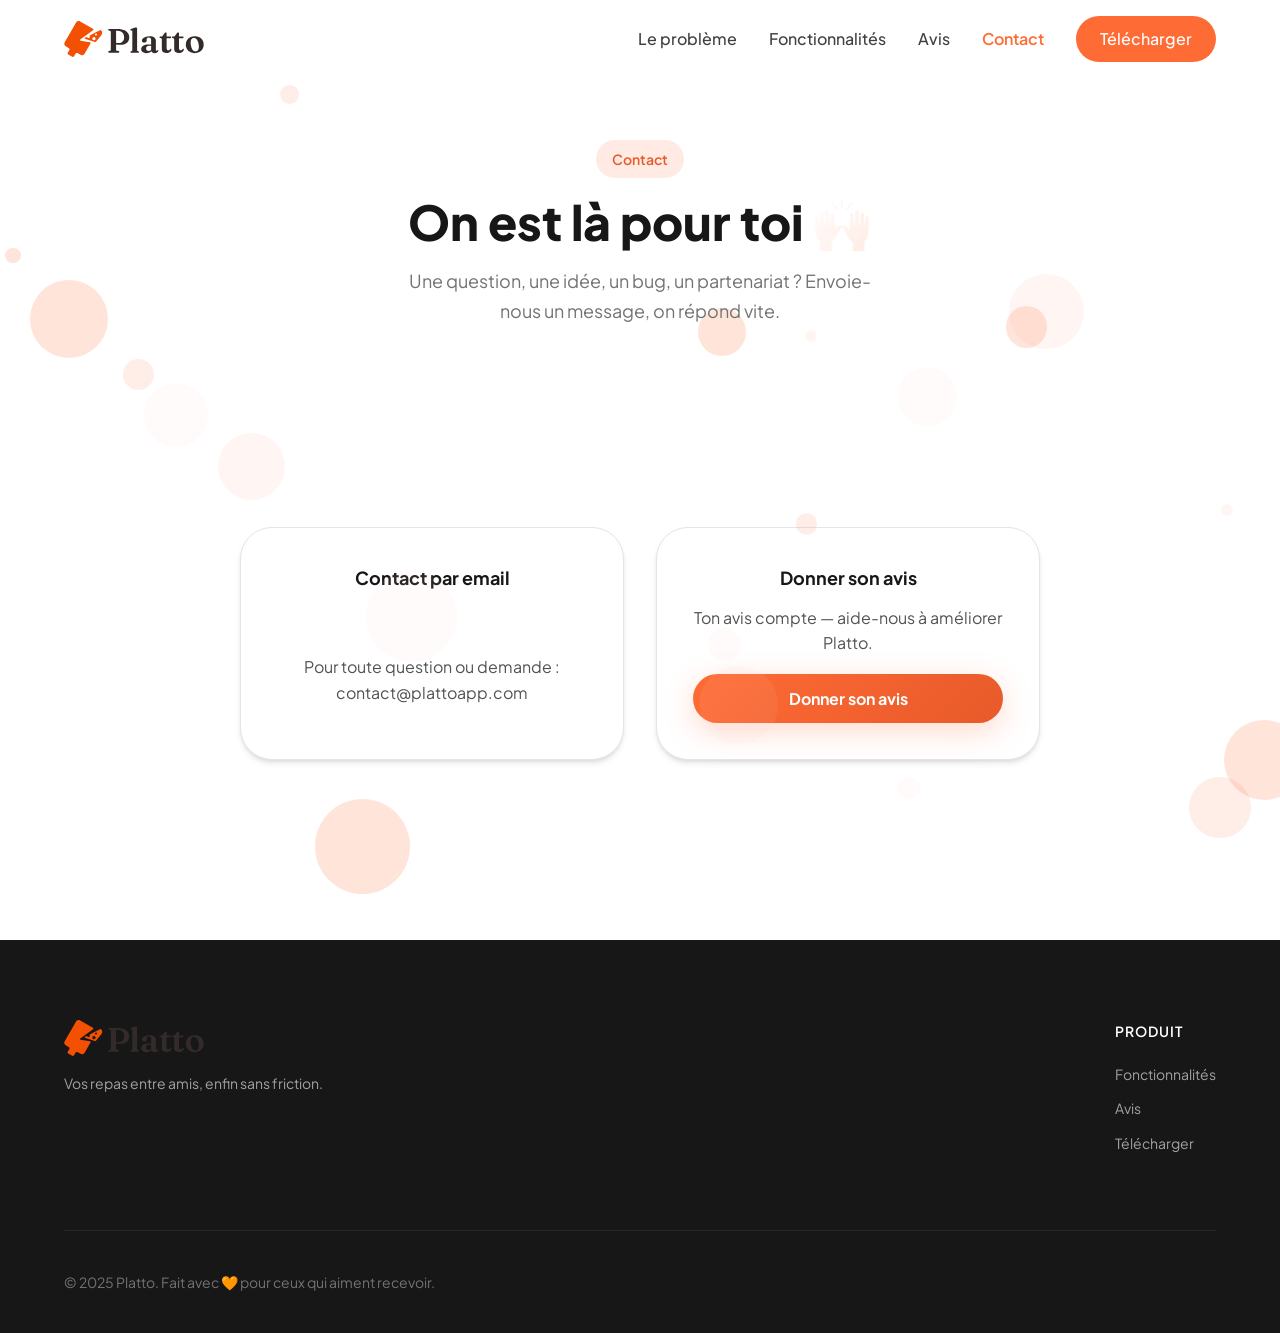
<file: contact.html>
<!DOCTYPE html>
<html lang="fr">
<head>
    <meta charset="UTF-8">
    <meta name="viewport" content="width=device-width, initial-scale=1.0">
    <meta name="description" content="Platto - Contactez notre équipe. Une question, une suggestion, un bug ? On est là.">
    <meta name="author" content="Platto">

    <title>Contact - Platto</title>

    <!-- Favicon -->
    <link rel="icon" type="image/svg+xml" href="assets/favicon.svg">

    <!-- Google Fonts -->
    <link rel="preconnect" href="https://fonts.googleapis.com">
    <link rel="preconnect" href="https://fonts.gstatic.com" crossorigin>
    <link href="https://fonts.googleapis.com/css2?family=Plus+Jakarta+Sans:wght@400;500;600;700;800&display=swap" rel="stylesheet">

    <!-- Styles -->
    <link rel="stylesheet" href="styles.css">
    <link rel="stylesheet" href="contact.css">
</head>
<body>
    <!-- Particules flottantes -->
    <div class="particles" id="particles"></div>

    <!-- Navigation -->
    <nav class="nav">
        <div class="nav-container">
            <a href="index.html" class="logo">
                <img src="Logo_Platto.svg" alt="Platto logo" class="logo-img">
            </a>
            <div class="nav-links">
                <a href="#probleme">Le problème</a>
                <a href="#fonctionnalites">Fonctionnalités</a>
                <a href="#temoignages">Avis</a>
                <a href="contact.html" class="active">Contact</a>
                <a href="#download" class="nav-cta">Télécharger</a>
            </div>
            <button class="mobile-menu-btn" id="mobileMenuBtn" aria-label="Menu">
                <span></span>
                <span></span>
                <span></span>
            </button>
        </div>
    </nav>

    <!-- Menu mobile -->
    <div class="mobile-menu" id="mobileMenu">
        <a href="#probleme">Le problème</a>
        <a href="#fonctionnalites">Fonctionnalités</a>
        <a href="#temoignages">Avis</a>
        <a href="contact.html">Contact</a>
        <a href="#download">Télécharger</a>
    </div>

    <!-- Contact Hero -->
    <section class="contact-hero">
        <div class="contact-hero-content">
            <span class="section-tag">Contact</span>
            <h1 class="contact-title">On est là pour toi <span class="gradient-text">🙌</span></h1>
            <p class="contact-subtitle">Une question, une idée, un bug, un partenariat ? Envoie-nous un message, on répond vite.</p>
        </div>
    </section>

    <!-- Contact Section (simplified) -->
    <section class="contact-section">
        <div class="container">
            <div class="contact-simple">
                <div class="contact-card">
                    <h3>Contact par email</h3>
                    <p>Pour toute question ou demande : <a href="mailto:contact@plattoapp.com">contact@plattoapp.com</a></p>
                </div>
                <div class="contact-card">
                    <h3>Donner son avis</h3>
                    <p>Ton avis compte — aide-nous à améliorer Platto.</p>
                    <a href="https://tally.so/r/dW6bLr" class="store-btn web-app large" target="_blank" rel="noopener">Donner son avis</a>
                </div>
            </div>
        </div>
    </section>

    <!-- Footer -->
    <footer class="footer">
        <div class="container">
            <div class="footer-content">
                <div class="footer-brand">
                    <a href="#" class="logo">
                        <img src="Logo_Platto.svg" alt="Platto logo" class="logo-img">
                    </a>
                    <p>Vos repas entre amis, enfin sans friction.</p>
                </div>
                <div class="footer-links">
                    <div class="footer-column">
                        <h4>Produit</h4>
                        <a href="#fonctionnalites">Fonctionnalités</a>
                        <a href="#temoignages">Avis</a>
                        <a href="#download">Télécharger</a>
                    </div>
                </div>
            </div>
            <div class="footer-bottom">
                <p>&copy; 2025 Platto. Fait avec 🧡 pour ceux qui aiment recevoir.</p>
                <div class="social-links">
                    <!-- Social links removed per request -->
                </div>
            </div>
        </div>
    </footer>

    <script src="script.js"></script>
    <script src="contact.js"></script>
</body>
</html>
</file>
<file: styles.css>
/* ===================================
   PLATTO - Landing Page Styles
   Couleur principale: #FF6B35
   =================================== */

/* CSS Variables */
:root {
    --orange-50: #FFF7F4;
    --orange-100: #FFEBE3;
    --orange-200: #FFD4C4;
    --orange-300: #FFB599;
    --orange-400: #FF8F5E;
    --orange-500: #FF6B35;
    --orange-600: #E85A2A;
    --orange-700: #C44A22;
    --orange-800: #9E3B1B;
    --orange-900: #7A2F16;

    --gray-50: #FAFAFA;
    --gray-100: #F5F5F5;
    --gray-200: #E5E5E5;
    --gray-300: #D4D4D4;
    --gray-400: #A3A3A3;
    --gray-500: #737373;
    --gray-600: #525252;
    --gray-700: #404040;
    --gray-800: #262626;
    --gray-900: #171717;

    --white: #FFFFFF;
    --black: #000000;

    --font-family: 'Plus Jakarta Sans', -apple-system, BlinkMacSystemFont, 'Segoe UI', Roboto, sans-serif;

    --shadow-sm: 0 1px 2px 0 rgba(0, 0, 0, 0.05);
    --shadow-md: 0 4px 6px -1px rgba(0, 0, 0, 0.1), 0 2px 4px -2px rgba(0, 0, 0, 0.1);
    --shadow-lg: 0 10px 15px -3px rgba(0, 0, 0, 0.1), 0 4px 6px -4px rgba(0, 0, 0, 0.1);
    --shadow-xl: 0 20px 25px -5px rgba(0, 0, 0, 0.1), 0 8px 10px -6px rgba(0, 0, 0, 0.1);
    --shadow-2xl: 0 25px 50px -12px rgba(0, 0, 0, 0.25);

    --transition-fast: 150ms ease;
    --transition-base: 250ms ease;
    --transition-slow: 350ms ease;

    --radius-sm: 8px;
    --radius-md: 12px;
    --radius-lg: 16px;
    --radius-xl: 24px;
    --radius-2xl: 32px;
    --radius-full: 9999px;
}

/* Reset & Base */
*, *::before, *::after {
    box-sizing: border-box;
    margin: 0;
    padding: 0;
}

html {
    scroll-behavior: smooth;
    -webkit-font-smoothing: antialiased;
    -moz-osx-font-smoothing: grayscale;
}

body {
    font-family: var(--font-family);
    font-size: 16px;
    line-height: 1.6;
    color: var(--gray-800);
    background: var(--white);
    overflow-x: hidden;
}

a {
    color: inherit;
    text-decoration: none;
}

img {
    max-width: 100%;
    height: auto;
}

button {
    font-family: inherit;
    cursor: pointer;
    border: none;
    background: none;
}

/* Container */
.container {
    width: 100%;
    max-width: 1200px;
    margin: 0 auto;
    padding: 0 24px;
}

/* ===================================
   PARTICLES BACKGROUND
   =================================== */
.particles {
    position: fixed;
    top: 0;
    left: 0;
    width: 100%;
    height: 100%;
    pointer-events: none;
    z-index: 0;
    overflow: hidden;
}

.particle {
    position: absolute;
    border-radius: 50%;
    opacity: 0.6;
    animation: float 20s infinite ease-in-out;
}

@keyframes float {
    0%, 100% {
        transform: translateY(0) rotate(0deg);
    }
    25% {
        transform: translateY(-20px) rotate(90deg);
    }
    50% {
        transform: translateY(10px) rotate(180deg);
    }
    75% {
        transform: translateY(-15px) rotate(270deg);
    }
}

/* ===================================
   NAVIGATION
   =================================== */
.nav {
    position: fixed;
    top: 0;
    left: 0;
    right: 0;
    z-index: 1000;
    padding: 16px 0;
    transition: all var(--transition-base);
}

.nav.scrolled {
    background: rgba(255, 255, 255, 0.95);
    backdrop-filter: blur(20px);
    box-shadow: var(--shadow-md);
    padding: 12px 0;
}

.nav-container {
    display: flex;
    align-items: center;
    justify-content: space-between;
    max-width: 1200px;
    margin: 0 auto;
    padding: 0 24px;
}

.logo {
    display: flex;
    align-items: center;
    gap: 8px;
    font-weight: 800;
    font-size: 24px;
    color: var(--orange-500);
    z-index: 1001;
}

/* Logo image sizing to ensure visibility */
.logo-img {
    display: block;
    height: 36px;
    width: auto;
    object-fit: contain;
}

/* Mockup images inside phone screens */
.mockup-img {
    display: block;
    width: 100%;
    max-width: 320px;
    height: auto;
    border-radius: 18px;
    box-shadow: var(--shadow-md);
}

.logo-icon {
    font-size: 28px;
}

.nav-links {
    display: flex;
    align-items: center;
    gap: 32px;
}

.nav-links a {
    font-weight: 500;
    color: var(--gray-700);
    transition: color var(--transition-fast);
}

.nav-links a:hover {
    color: var(--orange-500);
}

.nav-cta {
    background: var(--orange-500);
    color: var(--white) !important;
    padding: 10px 24px;
    border-radius: var(--radius-full);
    font-weight: 600;
    transition: all var(--transition-fast);
}

.nav-cta:hover {
    background: var(--orange-600);
    transform: translateY(-2px);
    box-shadow: var(--shadow-lg);
}

/* Mobile Menu Button */
.mobile-menu-btn {
    display: none;
    flex-direction: column;
    gap: 5px;
    padding: 8px;
    z-index: 1001;
}

.mobile-menu-btn span {
    display: block;
    width: 24px;
    height: 2px;
    background: var(--gray-800);
    transition: all var(--transition-fast);
    border-radius: 2px;
}

.mobile-menu-btn.active span:nth-child(1) {
    transform: rotate(45deg) translate(5px, 5px);
}

.mobile-menu-btn.active span:nth-child(2) {
    opacity: 0;
}

.mobile-menu-btn.active span:nth-child(3) {
    transform: rotate(-45deg) translate(5px, -5px);
}

/* Mobile Menu */
.mobile-menu {
    display: none;
    position: fixed;
    top: 0;
    left: 0;
    right: 0;
    bottom: 0;
    background: var(--white);
    flex-direction: column;
    align-items: center;
    justify-content: center;
    gap: 32px;
    z-index: 999;
    opacity: 0;
    visibility: hidden;
    transition: all var(--transition-base);
}

.mobile-menu.active {
    opacity: 1;
    visibility: visible;
}

.mobile-menu a {
    font-size: 24px;
    font-weight: 600;
    color: var(--gray-800);
}

/* ===================================
   HERO SECTION
   =================================== */
.hero {
    min-height: 100vh;
    display: flex;
    align-items: center;
    padding: 120px 24px 80px;
    background: linear-gradient(135deg, var(--orange-500) 0%, var(--orange-600) 50%, var(--orange-700) 100%);
    position: relative;
    overflow: hidden;
}

.hero::before {
    content: '';
    position: absolute;
    top: -50%;
    right: -20%;
    width: 80%;
    height: 150%;
    background: radial-gradient(circle, rgba(255,255,255,0.1) 0%, transparent 70%);
    pointer-events: none;
}

.hero::after {
    content: '';
    position: absolute;
    bottom: 0;
    left: 0;
    right: 0;
    height: 200px;
    background: linear-gradient(to top, var(--white) 0%, transparent 100%);
    pointer-events: none;
}

.hero-content {
    max-width: 1200px;
    margin: 0 auto;
    display: grid;
    grid-template-columns: 1fr 1fr;
    gap: 60px;
    align-items: center;
    position: relative;
    z-index: 1;
    width: 100%;
}

.hero-badge {
    display: inline-flex;
    align-items: center;
    gap: 8px;
    background: rgba(255, 255, 255, 0.2);
    backdrop-filter: blur(10px);
    padding: 8px 16px;
    border-radius: var(--radius-full);
    font-size: 14px;
    font-weight: 500;
    color: var(--white);
    margin-bottom: 24px;
    animation: fadeInUp 0.6s ease forwards;
}

.badge-dot {
    width: 8px;
    height: 8px;
    background: #4ADE80;
    border-radius: 50%;
    animation: pulse 2s infinite;
}

@keyframes pulse {
    0%, 100% { opacity: 1; transform: scale(1); }
    50% { opacity: 0.5; transform: scale(1.2); }
}

.hero-title {
    font-size: clamp(40px, 6vw, 72px);
    font-weight: 800;
    line-height: 1.1;
    color: var(--white);
    margin-bottom: 24px;
    animation: fadeInUp 0.6s ease 0.1s forwards;
    opacity: 0;
}

.gradient-text {
    background: linear-gradient(135deg, var(--white) 0%, var(--orange-100) 100%);
    -webkit-background-clip: text;
    -webkit-text-fill-color: transparent;
    background-clip: text;
}

.hero-subtitle {
    font-size: 18px;
    line-height: 1.7;
    color: rgba(255, 255, 255, 0.9);
    margin-bottom: 32px;
    max-width: 500px;
    animation: fadeInUp 0.6s ease 0.2s forwards;
    opacity: 0;
}

.hero-cta {
    display: flex;
    gap: 16px;
    flex-wrap: wrap;
    margin-bottom: 48px;
    animation: fadeInUp 0.6s ease 0.3s forwards;
    opacity: 0;
}

/* Store Buttons */
.store-btn {
    display: flex;
    align-items: center;
    gap: 12px;
    padding: 14px 24px;
    border-radius: var(--radius-lg);
    font-weight: 500;
    transition: all var(--transition-fast);
}

.store-btn svg {
    width: 28px;
    height: 28px;
    flex-shrink: 0;
}

.store-text {
    display: flex;
    flex-direction: column;
    align-items: flex-start;
    line-height: 1.2;
}

.store-text span {
    font-size: 11px;
    opacity: 0.8;
}

.store-text strong {
    font-size: 16px;
    font-weight: 700;
}

.store-btn.app-store {
    background: var(--white);
    color: var(--gray-900);
}

.store-btn.app-store:hover {
    background: var(--gray-100);
    transform: translateY(-3px);
    box-shadow: var(--shadow-xl);
}

.store-btn.google-play {
    background: rgba(255, 255, 255, 0.15);
    color: var(--white);
    border: 2px solid rgba(255, 255, 255, 0.3);
}

.store-btn.google-play:hover {
    background: rgba(255, 255, 255, 0.25);
    transform: translateY(-3px);
    box-shadow: var(--shadow-xl);
}

/* Web app button: semi-transparent and consistent hover */
.store-btn.web-app {
    background: rgba(255, 255, 255, 0.12);
    color: var(--white);
    border: 2px solid rgba(255,255,255,0.2);
}

.store-btn.web-app:hover {
    background: rgba(255, 255, 255, 0.25);
    transform: translateY(-3px);
    box-shadow: var(--shadow-xl);
}

.store-btn.large {
    padding: 18px 32px;
}

.store-btn.large svg {
    width: 32px;
    height: 32px;
}

.store-btn.large .store-text strong {
    font-size: 18px;
}

/* Hero Stats */
.hero-stats {
    display: flex;
    align-items: center;
    gap: 32px;
    animation: fadeInUp 0.6s ease 0.4s forwards;
    opacity: 0;
}

.stat {
    text-align: left;
}

.stat-number {
    display: block;
    font-size: 32px;
    font-weight: 800;
    color: var(--white);
}

.stat-number::after {
    content: '+';
}

.stat-label {
    font-size: 14px;
    color: rgba(255, 255, 255, 0.8);
}

.stat-divider {
    width: 1px;
    height: 40px;
    background: rgba(255, 255, 255, 0.3);
}

/* Hero Visual */
.hero-visual {
    position: relative;
    display: flex;
    justify-content: center;
    align-items: center;
    animation: fadeInRight 0.8s ease 0.3s forwards;
    opacity: 0;
}

@keyframes fadeInUp {
    from {
        opacity: 0;
        transform: translateY(30px);
    }
    to {
        opacity: 1;
        transform: translateY(0);
    }
}

@keyframes fadeInRight {
    from {
        opacity: 0;
        transform: translateX(50px);
    }
    to {
        opacity: 1;
        transform: translateX(0);
    }
}

/* Phone Mockup */
.phone-mockup {
    position: relative;
}

.phone-frame {
    width: 280px;
    height: 580px;
    background: var(--gray-900);
    border-radius: 40px;
    padding: 12px;
    box-shadow:
        0 50px 100px -20px rgba(0, 0, 0, 0.4),
        0 30px 60px -30px rgba(0, 0, 0, 0.4),
        inset 0 0 0 2px rgba(255, 255, 255, 0.1);
}

.phone-screen {
    width: 100%;
    height: 100%;
    background: var(--white);
    border-radius: 32px;
    overflow: hidden;
}

.app-preview {
    padding: 20px;
    height: 100%;
    background: linear-gradient(180deg, var(--orange-50) 0%, var(--white) 100%);
}

.app-header {
    margin-bottom: 20px;
}

.app-greeting {
    display: block;
    font-size: 14px;
    color: var(--gray-500);
    margin-bottom: 4px;
}

.app-title {
    display: block;
    font-size: 22px;
    font-weight: 700;
    color: var(--gray-900);
}

.app-search {
    display: flex;
    align-items: center;
    gap: 10px;
    background: var(--white);
    padding: 12px 16px;
    border-radius: var(--radius-lg);
    margin-bottom: 16px;
    box-shadow: var(--shadow-sm);
    font-size: 14px;
    color: var(--gray-400);
}

.app-categories {
    display: flex;
    gap: 8px;
    margin-bottom: 20px;
    overflow-x: auto;
}

.category {
    flex-shrink: 0;
    padding: 8px 14px;
    background: var(--white);
    border-radius: var(--radius-full);
    font-size: 13px;
    font-weight: 500;
    color: var(--gray-600);
    box-shadow: var(--shadow-sm);
}

.category.active {
    background: var(--orange-500);
    color: var(--white);
}

.recipe-card {
    display: flex;
    gap: 12px;
    background: var(--white);
    padding: 12px;
    border-radius: var(--radius-lg);
    margin-bottom: 12px;
    box-shadow: var(--shadow-md);
}

.recipe-image {
    width: 70px;
    height: 70px;
    background: linear-gradient(135deg, var(--orange-100) 0%, var(--orange-200) 100%);
    border-radius: var(--radius-md);
    display: flex;
    align-items: center;
    justify-content: center;
    font-size: 32px;
}

.recipe-info {
    flex: 1;
    display: flex;
    flex-direction: column;
    justify-content: center;
}

.recipe-title {
    font-size: 14px;
    font-weight: 600;
    color: var(--gray-900);
    margin-bottom: 4px;
}

.recipe-meta {
    font-size: 12px;
    color: var(--gray-500);
    margin-bottom: 4px;
}

.recipe-rating {
    font-size: 10px;
    letter-spacing: -2px;
}

/* Floating Cards */
.floating-card {
    position: absolute;
    background: var(--white);
    padding: 12px 16px;
    border-radius: var(--radius-lg);
    box-shadow: var(--shadow-xl);
    display: flex;
    align-items: center;
    gap: 12px;
    animation: floatCard 6s infinite ease-in-out;
}

.floating-card .card-emoji {
    font-size: 28px;
}

.floating-card .card-text {
    font-size: 12px;
    font-weight: 600;
    color: var(--gray-800);
    line-height: 1.3;
}

.card-1 {
    top: 5%;
    right: -20px;
    animation-delay: 0s;
}

.card-2 {
    bottom: 25%;
    left: -30px;
    animation-delay: 2s;
}

.card-3 {
    bottom: 5%;
    right: -10px;
    animation-delay: 4s;
}

@keyframes floatCard {
    0%, 100% { transform: translateY(0); }
    50% { transform: translateY(-15px); }
}

/* ===================================
   SECTIONS COMMON STYLES
   =================================== */
.section-header {
    text-align: center;
    margin-bottom: 64px;
}

.section-tag {
    display: inline-block;
    background: var(--orange-100);
    color: var(--orange-600);
    padding: 8px 16px;
    border-radius: var(--radius-full);
    font-size: 14px;
    font-weight: 600;
    margin-bottom: 16px;
}

.section-title {
    font-size: clamp(32px, 4vw, 48px);
    font-weight: 800;
    color: var(--gray-900);
    line-height: 1.2;
}

/* ===================================
   FEATURES SECTION
   =================================== */
.features {
    padding: 120px 24px;
    background: var(--white);
}

.features-grid {
    display: grid;
    grid-template-columns: repeat(3, 1fr);
    gap: 32px;
}

.feature-card {
    background: var(--gray-50);
    padding: 32px;
    border-radius: var(--radius-xl);
    transition: all var(--transition-base);
    border: 1px solid transparent;
}

.feature-card:hover {
    background: var(--white);
    border-color: var(--orange-200);
    transform: translateY(-8px);
    box-shadow: var(--shadow-xl);
}

.feature-icon {
    width: 64px;
    height: 64px;
    background: linear-gradient(135deg, var(--orange-100) 0%, var(--orange-200) 100%);
    border-radius: var(--radius-lg);
    display: flex;
    align-items: center;
    justify-content: center;
    font-size: 32px;
    margin-bottom: 20px;
}

.feature-card h3 {
    font-size: 20px;
    font-weight: 700;
    color: var(--gray-900);
    margin-bottom: 12px;
}

.feature-card p {
    font-size: 15px;
    color: var(--gray-600);
    line-height: 1.6;
}

/* ===================================
   HOW IT WORKS SECTION
   =================================== */
.how-it-works {
    padding: 120px 24px;
    background: linear-gradient(180deg, var(--gray-50) 0%, var(--white) 100%);
}

.steps {
    display: flex;
    flex-direction: column;
    gap: 48px;
    max-width: 900px;
    margin: 0 auto;
}

.step {
    display: grid;
    grid-template-columns: auto 1fr auto;
    gap: 32px;
    align-items: center;
    padding: 32px;
    background: var(--white);
    border-radius: var(--radius-xl);
    box-shadow: var(--shadow-md);
    transition: all var(--transition-base);
}

.step:hover {
    transform: translateX(10px);
    box-shadow: var(--shadow-xl);
}

.step-number {
    font-size: 64px;
    font-weight: 800;
    color: var(--orange-200);
    line-height: 1;
}

.step-content h3 {
    font-size: 22px;
    font-weight: 700;
    color: var(--gray-900);
    margin-bottom: 8px;
}

.step-content p {
    font-size: 15px;
    color: var(--gray-600);
}

.step-visual {
    width: 180px;
}

.mini-card {
    background: var(--orange-50);
    padding: 16px;
    border-radius: var(--radius-lg);
    display: flex;
    flex-direction: column;
    gap: 8px;
    font-size: 13px;
    font-weight: 500;
    color: var(--gray-700);
}

.mini-card.calendar .cal-row {
    display: flex;
    justify-content: space-between;
    align-items: center;
    padding: 6px 0;
    border-bottom: 1px solid var(--orange-100);
}

.mini-card.calendar .cal-row:last-child {
    border-bottom: none;
}

.cal-meal {
    font-size: 20px;
}

.mini-card.cooking {
    text-align: center;
}

.cooking-step {
    color: var(--orange-500);
    font-weight: 600;
    margin-bottom: 4px;
}

.cooking-instruction {
    font-size: 12px;
    color: var(--gray-600);
    margin-bottom: 8px;
}

.cooking-timer {
    display: inline-block;
    background: var(--orange-500);
    color: var(--white);
    padding: 6px 12px;
    border-radius: var(--radius-full);
    font-weight: 600;
}

/* ===================================
   TESTIMONIALS SECTION
   =================================== */
.testimonials {
    padding: 120px 24px;
    background: var(--white);
}

.testimonials-grid {
    display: grid;
    grid-template-columns: repeat(3, 1fr);
    gap: 32px;
}

.testimonial-card {
    background: var(--gray-50);
    padding: 32px;
    border-radius: var(--radius-xl);
    transition: all var(--transition-base);
}

.testimonial-card:hover {
    transform: translateY(-5px);
    box-shadow: var(--shadow-lg);
}

.testimonial-stars {
    font-size: 16px;
    letter-spacing: 2px;
    margin-bottom: 16px;
}

.testimonial-text {
    font-size: 16px;
    line-height: 1.7;
    color: var(--gray-700);
    margin-bottom: 24px;
}

.testimonial-author {
    display: flex;
    align-items: center;
    gap: 12px;
}

.author-avatar {
    width: 48px;
    height: 48px;
    background: linear-gradient(135deg, var(--orange-400) 0%, var(--orange-500) 100%);
    border-radius: 50%;
    display: flex;
    align-items: center;
    justify-content: center;
    font-weight: 700;
    color: var(--white);
    font-size: 14px;
}

.author-info {
    display: flex;
    flex-direction: column;
}

.author-name {
    font-weight: 600;
    color: var(--gray-900);
}

.author-title {
    font-size: 14px;
    color: var(--gray-500);
}

/* ===================================
   CTA SECTION
   =================================== */
.cta-section {
    padding: 120px 24px;
    background: linear-gradient(135deg, var(--orange-500) 0%, var(--orange-600) 100%);
    position: relative;
    overflow: hidden;
}

.cta-content {
    text-align: center;
    position: relative;
    z-index: 1;
}

.cta-title {
    font-size: clamp(36px, 5vw, 56px);
    font-weight: 800;
    color: var(--white);
    margin-bottom: 16px;
    line-height: 1.2;
}

.cta-subtitle {
    font-size: 18px;
    color: rgba(255, 255, 255, 0.9);
    margin-bottom: 40px;
}

.cta-buttons {
    display: flex;
    justify-content: center;
    gap: 16px;
    flex-wrap: wrap;
    margin-bottom: 24px;
}

.cta-note {
    font-size: 14px;
    color: rgba(255, 255, 255, 0.8);
}

.cta-shapes {
    position: absolute;
    top: 0;
    left: 0;
    right: 0;
    bottom: 0;
    pointer-events: none;
}

.shape {
    position: absolute;
    border-radius: 50%;
    background: rgba(255, 255, 255, 0.1);
}

.shape-1 {
    width: 400px;
    height: 400px;
    top: -200px;
    left: -100px;
}

.shape-2 {
    width: 300px;
    height: 300px;
    bottom: -150px;
    right: -50px;
}

.shape-3 {
    width: 200px;
    height: 200px;
    top: 50%;
    right: 20%;
    transform: translateY(-50%);
}

/* ===================================
   FOOTER
   =================================== */
.footer {
    padding: 80px 24px 40px;
    background: var(--gray-900);
    color: var(--gray-300);
}

.footer-content {
    display: grid;
    grid-template-columns: 1fr 2fr;
    gap: 64px;
    margin-bottom: 64px;
}

.footer-brand p {
    margin-top: 16px;
    font-size: 14px;
    color: var(--gray-400);
}

.footer-brand .logo {
    color: var(--white);
}

.footer-links {
    display: grid;
    grid-template-columns: 1fr;
    gap: 32px;
    justify-items: end;
}

.footer-column h4 {
    font-size: 14px;
    font-weight: 600;
    color: var(--white);
    margin-bottom: 20px;
    text-transform: uppercase;
    letter-spacing: 1px;
}

.footer-column a {
    display: block;
    font-size: 14px;
    color: var(--gray-400);
    margin-bottom: 12px;
    transition: color var(--transition-fast);
}

.footer-column a:hover {
    color: var(--orange-400);
}

.footer-bottom {
    display: flex;
    justify-content: space-between;
    align-items: center;
    padding-top: 40px;
    border-top: 1px solid var(--gray-800);
}

.footer-bottom p {
    font-size: 14px;
    color: var(--gray-500);
}

.social-links {
    display: flex;
    gap: 16px;
}

.social-links a {
    width: 40px;
    height: 40px;
    background: var(--gray-800);
    border-radius: 50%;
    display: flex;
    align-items: center;
    justify-content: center;
    transition: all var(--transition-fast);
}

.social-links a:hover {
    background: var(--orange-500);
    transform: translateY(-3px);
}

.social-links svg {
    width: 18px;
    height: 18px;
    fill: var(--gray-300);
}

/* ===================================
   ANIMATIONS (AOS-like)
   =================================== */
[data-aos] {
    opacity: 0;
    transform: translateY(30px);
    transition: all 0.6s ease;
}

[data-aos].aos-animate {
    opacity: 1;
    transform: translateY(0);
}

[data-aos="fade-right"] {
    transform: translateX(-30px);
}

[data-aos="fade-right"].aos-animate {
    transform: translateX(0);
}

[data-aos="fade-left"] {
    transform: translateX(30px);
}

[data-aos="fade-left"].aos-animate {
    transform: translateX(0);
}

/* ===================================
   RESPONSIVE DESIGN
   =================================== */
@media (max-width: 1024px) {
    .hero-content {
        grid-template-columns: 1fr;
        text-align: center;
    }

    .hero-subtitle {
        margin: 0 auto 32px;
    }

    .hero-cta {
        justify-content: center;
    }

    .hero-stats {
        justify-content: center;
    }

    .hero-visual {
        display: none;
    }

    .features-grid {
        grid-template-columns: repeat(2, 1fr);
    }

    .testimonials-grid {
        grid-template-columns: repeat(2, 1fr);
    }

    .step {
        grid-template-columns: auto 1fr;
    }

    .step-visual {
        display: none;
    }
}

@media (max-width: 768px) {
    .nav-links {
        display: none;
    }

    .mobile-menu-btn {
        display: flex;
    }

    .mobile-menu {
        display: flex;
    }

    .hero {
        padding: 100px 24px 60px;
        min-height: auto;
    }

    .hero-stats {
        flex-wrap: wrap;
        gap: 20px;
    }

    .stat-divider {
        display: none;
    }

    .features-grid {
        grid-template-columns: 1fr;
    }

    .step {
        grid-template-columns: 1fr;
        text-align: center;
    }

    .step-number {
        font-size: 48px;
    }

    .testimonials-grid {
        grid-template-columns: 1fr;
    }

    .footer-content {
        grid-template-columns: 1fr;
        gap: 48px;
    }

    .footer-links {
        grid-template-columns: 1fr;
        gap: 32px;
        justify-items: end;
    }

    .footer-bottom {
        flex-direction: column;
        gap: 20px;
        text-align: center;
    }

    .store-btn {
        width: 100%;
        justify-content: center;
    }

    .cta-buttons {
        flex-direction: column;
        align-items: center;
    }

    .cta-buttons .store-btn {
        max-width: 280px;
    }
}

@media (max-width: 480px) {
    .hero-title {
        font-size: 36px;
    }

    .hero-badge {
        font-size: 12px;
    }

    .section-title {
        font-size: 28px;
    }

    .feature-card {
        padding: 24px;
    }

    .testimonial-card {
        padding: 24px;
    }

    .cta-title {
        font-size: 32px;
    }
}

/* ===================================
   HERO — nouvelles classes
   =================================== */
.app-header {
    display: flex;
    flex-direction: column;
    gap: 4px;
    padding: 12px 14px 8px;
    border-bottom: 1px solid var(--gray-100);
}

.app-greeting {
    font-size: 13px;
    font-weight: 700;
    color: var(--gray-900);
}

.app-next {
    font-size: 10px;
    color: var(--gray-500);
}

.app-event-card {
    display: flex;
    align-items: center;
    gap: 10px;
    padding: 10px 14px;
    border-bottom: 1px solid var(--gray-100);
}

.app-event-card.featured {
    background: var(--orange-50);
    border-radius: var(--radius-md);
    margin: 8px 14px;
    padding: 10px;
    border-bottom: none;
}

.event-emoji {
    font-size: 22px;
    flex-shrink: 0;
}

.event-info {
    display: flex;
    flex-direction: column;
    gap: 2px;
    flex: 1;
    min-width: 0;
}

.event-name {
    font-size: 11px;
    font-weight: 700;
    color: var(--gray-900);
    white-space: nowrap;
    overflow: hidden;
    text-overflow: ellipsis;
}

.event-meta {
    font-size: 9px;
    color: var(--gray-500);
}

.event-organizer {
    font-size: 9px;
    color: var(--gray-400);
}

.event-badge {
    font-size: 8px;
    font-weight: 600;
    padding: 3px 7px;
    border-radius: var(--radius-full);
    white-space: nowrap;
    flex-shrink: 0;
}

.event-badge.participate {
    background: #dcfce7;
    color: #16a34a;
}

.event-badge.pending {
    background: var(--orange-100);
    color: var(--orange-600);
}

.app-section-title {
    font-size: 11px;
    font-weight: 700;
    color: var(--gray-900);
    padding: 10px 14px 4px;
}

/* Social proof hero */
.hero-social-proof {
    display: flex;
    align-items: center;
    gap: 12px;
    margin-top: 24px;
}

.avatars {
    display: flex;
}

.avatar {
    width: 32px;
    height: 32px;
    border-radius: 50%;
    border: 2px solid white;
    display: flex;
    align-items: center;
    justify-content: center;
    font-size: 12px;
    font-weight: 700;
    color: white;
    margin-left: -8px;
}

.avatars .avatar:first-child {
    margin-left: 0;
}

.hero-social-proof p {
    font-size: 14px;
    color: var(--gray-500);
    font-weight: 500;
}

/* ===================================
   PROBLEM SECTION
   =================================== */
.problem-section {
    padding: 100px 24px;
    background: var(--gray-50);
}

.section-subtitle {
    font-size: 1.1rem;
    color: var(--gray-400);
    margin-top: 8px;
    font-style: italic;
}

.problem-grid {
    display: grid;
    grid-template-columns: repeat(4, 1fr);
    gap: 20px;
    margin: 48px 0;
}

.problem-card {
    background: white;
    border: 1px solid var(--gray-200);
    border-radius: var(--radius-xl);
    padding: 28px 24px;
    text-align: center;
    transition: box-shadow var(--transition-base), transform var(--transition-base);
}

.problem-card:hover {
    box-shadow: var(--shadow-lg);
    transform: translateY(-4px);
}

.problem-icon {
    font-size: 2.2rem;
    margin-bottom: 14px;
}

.problem-card p {
    font-size: 0.9rem;
    color: var(--gray-600);
    line-height: 1.6;
}

.solution-bridge {
    display: flex;
    align-items: center;
    gap: 32px;
    margin-top: 60px;
}

.bridge-line {
    flex: 1;
    height: 1px;
    background: linear-gradient(90deg, transparent, var(--orange-300), transparent);
}

.bridge-text {
    text-align: center;
    flex-shrink: 0;
    max-width: 400px;
}

.bridge-label {
    display: block;
    font-size: 1.5rem;
    font-weight: 800;
    color: var(--orange-500);
    margin-bottom: 8px;
}

.bridge-text p {
    font-size: 0.95rem;
    color: var(--gray-500);
    line-height: 1.7;
}

/* ===================================
   FEATURES V2 — Alternating rows
   =================================== */
.features-v2 {
    padding: 100px 24px;
    background: white;
}

.feature-row {
    display: grid;
    grid-template-columns: 1fr 1fr;
    gap: 80px;
    align-items: center;
    margin-bottom: 100px;
}

.feature-row:last-child {
    margin-bottom: 0;
}

.feature-row.reverse {
    direction: rtl;
}

.feature-row.reverse > * {
    direction: ltr;
}

.feature-row-tag {
    display: inline-block;
    font-size: 0.8rem;
    font-weight: 700;
    text-transform: uppercase;
    letter-spacing: 0.08em;
    color: var(--orange-500);
    background: var(--orange-50);
    padding: 6px 14px;
    border-radius: var(--radius-full);
    margin-bottom: 16px;
}

.feature-row-content h3 {
    font-size: clamp(1.6rem, 3vw, 2rem);
    font-weight: 800;
    color: var(--gray-900);
    line-height: 1.2;
    margin-bottom: 16px;
}

.feature-row-content p {
    font-size: 1rem;
    color: var(--gray-500);
    line-height: 1.8;
    margin-bottom: 24px;
}

.feature-list {
    list-style: none;
    display: flex;
    flex-direction: column;
    gap: 10px;
}

.feature-list li {
    font-size: 0.9rem;
    color: var(--gray-600);
    font-weight: 500;
}

.feature-row-visual {
    display: flex;
    justify-content: center;
    align-items: center;
}

/* Mockup phone inline */
.mockup-wrapper {
    position: relative;
}

.mockup-phone {
    width: 260px;
    background: var(--gray-900);
    border-radius: 36px;
    padding: 12px;
    box-shadow: 0 30px 60px rgba(0,0,0,0.2), 0 0 0 1px rgba(255,255,255,0.05);
    margin: 0 auto;
}

.mockup-screen {
    background: white;
    border-radius: 26px;
    overflow: hidden;
    min-height: 440px;
}

/* Diet screen */
.diet-screen {
    padding: 20px 16px;
}

.diet-title {
    font-size: 14px;
    font-weight: 800;
    color: var(--gray-900);
    margin-bottom: 16px;
}

.diet-grid {
    display: flex;
    flex-wrap: wrap;
    gap: 8px;
    margin-bottom: 20px;
}

.diet-tag {
    font-size: 11px;
    font-weight: 600;
    padding: 6px 12px;
    border-radius: var(--radius-full);
    background: var(--gray-100);
    color: var(--gray-500);
    border: 1.5px solid var(--gray-200);
    cursor: default;
    transition: all var(--transition-fast);
}

.diet-tag.active {
    background: var(--orange-50);
    color: var(--orange-600);
    border-color: var(--orange-300);
}

.diet-section-title {
    font-size: 12px;
    font-weight: 700;
    color: var(--gray-700);
    margin-bottom: 10px;
}

.diet-dislikes {
    display: flex;
    flex-wrap: wrap;
    gap: 8px;
}

.diet-dislikes span {
    font-size: 11px;
    padding: 5px 10px;
    background: #fef2f2;
    color: #dc2626;
    border-radius: var(--radius-full);
    border: 1.5px solid #fecaca;
}

/* AI screen */
.ai-screen {
    padding: 16px;
    display: flex;
    flex-direction: column;
    gap: 12px;
}

.ai-prompt {
    background: linear-gradient(135deg, var(--orange-50), var(--orange-100));
    border-radius: var(--radius-lg);
    padding: 12px 14px;
    border: 1px solid var(--orange-200);
}

.ai-prompt-label {
    font-size: 11px;
    font-weight: 700;
    color: var(--orange-700);
}

.ai-prompt-meta {
    font-size: 10px;
    color: var(--orange-500);
    margin-top: 2px;
}

.ai-menu-item {
    background: var(--gray-50);
    border-radius: var(--radius-md);
    padding: 12px 14px;
    display: flex;
    flex-direction: column;
    gap: 3px;
    border: 1px solid var(--gray-100);
}

.ai-course {
    font-size: 9px;
    font-weight: 700;
    text-transform: uppercase;
    letter-spacing: 0.06em;
    color: var(--gray-400);
}

.ai-dish {
    font-size: 11px;
    font-weight: 700;
    color: var(--gray-900);
    line-height: 1.4;
}

.ai-tags {
    font-size: 9px;
    color: var(--gray-400);
}

/* Contrib screen */
.contrib-screen {
    padding: 16px;
}

.contrib-title {
    font-size: 13px;
    font-weight: 800;
    color: var(--gray-900);
    margin-bottom: 16px;
}

.contrib-item {
    display: flex;
    align-items: center;
    gap: 10px;
    padding: 10px 0;
    border-bottom: 1px solid var(--gray-100);
}

.contrib-avatar {
    width: 32px;
    height: 32px;
    border-radius: 50%;
    display: flex;
    align-items: center;
    justify-content: center;
    font-size: 12px;
    font-weight: 700;
    color: white;
    flex-shrink: 0;
}

.contrib-detail {
    flex: 1;
    display: flex;
    flex-direction: column;
    gap: 2px;
    min-width: 0;
}

.contrib-name {
    font-size: 10px;
    font-weight: 700;
    color: var(--gray-800);
}

.contrib-item-text {
    font-size: 10px;
    color: var(--gray-500);
}

.contrib-check {
    font-size: 14px;
    flex-shrink: 0;
}

.pending-check {
    opacity: 0.6;
}

/* Event screen */
.event-screen {
    display: flex;
    flex-direction: column;
}

.event-cover {
    background: linear-gradient(135deg, #2D1B69, #6B21A8);
    height: 80px;
    display: flex;
    align-items: center;
    justify-content: center;
    font-size: 36px;
}

.event-screen-info {
    padding: 14px 14px 10px;
}

.event-screen-badge {
    display: inline-block;
    font-size: 9px;
    font-weight: 700;
    background: var(--orange-100);
    color: var(--orange-600);
    padding: 3px 8px;
    border-radius: var(--radius-full);
    margin-bottom: 6px;
}

.event-screen-title {
    font-size: 13px;
    font-weight: 800;
    color: var(--gray-900);
    margin-bottom: 4px;
}

.event-screen-meta {
    font-size: 9px;
    color: var(--gray-500);
    margin-bottom: 2px;
}

.event-tabs {
    display: flex;
    border-bottom: 1px solid var(--gray-200);
    margin: 0 14px;
}

.event-tab {
    font-size: 11px;
    font-weight: 600;
    padding: 8px 14px;
    color: var(--gray-400);
    cursor: default;
}

.event-tab.active {
    color: var(--orange-500);
    border-bottom: 2px solid var(--orange-500);
}

.event-guests {
    padding: 8px 14px;
    display: flex;
    flex-direction: column;
    gap: 8px;
}

.guest-row {
    display: flex;
    align-items: center;
    gap: 8px;
    font-size: 10px;
    color: var(--gray-700);
    font-weight: 500;
}

.guest-row span:nth-child(2) {
    flex: 1;
}

/* ===================================
   EMOTION SECTION
   =================================== */
.emotion-section {
    padding: 100px 24px;
    background: linear-gradient(135deg, var(--orange-500) 0%, var(--orange-700) 100%);
    text-align: center;
}

.emotion-content {
    max-width: 700px;
    margin: 0 auto;
}

.emotion-title {
    font-size: clamp(2rem, 5vw, 2.8rem);
    font-weight: 800;
    color: white;
    line-height: 1.2;
    margin-bottom: 20px;
}

.emotion-title .gradient-text {
    background: linear-gradient(135deg, #fff5eb, #ffe0cc);
    -webkit-background-clip: text;
    -webkit-text-fill-color: transparent;
    background-clip: text;
}

.emotion-text {
    font-size: 1.1rem;
    color: rgba(255,255,255,0.85);
    line-height: 1.8;
    margin-bottom: 48px;
}

.emotion-values {
    display: flex;
    justify-content: center;
    gap: 40px;
    flex-wrap: wrap;
}

.emotion-value {
    display: flex;
    flex-direction: column;
    align-items: center;
    gap: 10px;
    color: white;
    font-size: 0.95rem;
    font-weight: 600;
    max-width: 160px;
    text-align: center;
}

.emotion-emoji {
    font-size: 2rem;
    background: rgba(255,255,255,0.15);
    width: 60px;
    height: 60px;
    border-radius: 50%;
    display: flex;
    align-items: center;
    justify-content: center;
}

/* ===================================
   TRUST SECTION
   =================================== */
.trust-section {
    padding: 80px 24px;
    background: var(--gray-50);
}

.trust-grid {
    display: grid;
    grid-template-columns: repeat(4, 1fr);
    gap: 24px;
    max-width: 1100px;
    margin: 0 auto;
}

.trust-item {
    background: white;
    border: 1px solid var(--gray-200);
    border-radius: var(--radius-xl);
    padding: 32px 24px;
    text-align: center;
    transition: box-shadow var(--transition-base), transform var(--transition-base);
}

.trust-item:hover {
    box-shadow: var(--shadow-lg);
    transform: translateY(-4px);
}

.trust-icon {
    font-size: 2rem;
    margin-bottom: 14px;
}

.trust-item h4 {
    font-size: 0.95rem;
    font-weight: 700;
    color: var(--gray-900);
    margin-bottom: 8px;
}

.trust-item p {
    font-size: 0.85rem;
    color: var(--gray-500);
    line-height: 1.6;
}

/* ===================================
   RESPONSIVE — nouvelles sections
   =================================== */
@media (max-width: 1024px) {
    .problem-grid {
        grid-template-columns: repeat(2, 1fr);
    }

    .feature-row {
        grid-template-columns: 1fr;
        gap: 48px;
    }

    .feature-row.reverse {
        direction: ltr;
    }

    .trust-grid {
        grid-template-columns: repeat(2, 1fr);
    }

    .mockup-phone {
        width: 220px;
    }
}

@media (max-width: 768px) {
    .problem-grid {
        grid-template-columns: 1fr;
    }

    .solution-bridge {
        flex-direction: column;
        gap: 20px;
    }

    .bridge-line {
        width: 80px;
        height: 1px;
    }

    .emotion-values {
        flex-direction: column;
        align-items: center;
        gap: 24px;
    }

    .trust-grid {
        grid-template-columns: 1fr;
    }

    .hero-social-proof {
        justify-content: center;
    }
}

/* ===================================
   UTILITY CLASSES
   =================================== */
.visually-hidden {
    position: absolute;
    width: 1px;
    height: 1px;
    padding: 0;
    margin: -1px;
    overflow: hidden;
    clip: rect(0, 0, 0, 0);
    white-space: nowrap;
    border: 0;
}
</file>
<file: contact.css>
/* ===================================
   PLATTO - Contact Page Styles
   =================================== */

/* Active nav link */
.nav-links a.active {
    color: var(--orange-500);
    font-weight: 600;
}

/* ---- Contact Hero ---- */
.contact-hero {
    padding: 140px 24px 80px;
    text-align: center;
    background: transparent;
    position: relative;
    overflow: hidden;
}

.contact-hero::before {
    content: '';
    position: absolute;
    top: -100px;
    right: -100px;
    width: 400px;
    height: 400px;
    background: transparent;
    border-radius: 50%;
    pointer-events: none;
}

.contact-hero-content {
    max-width: 620px;
    margin: 0 auto;
    position: relative;
    z-index: 1;
}

/* Make the hero 'window' transparent so background shows through */
.contact-hero-content {
    background: transparent;
}

.contact-hero-content .section-tag {
    display: inline-block;
    margin-bottom: 16px;
}

.contact-title {
    font-size: clamp(2rem, 5vw, 3rem);
    font-weight: 800;
    color: var(--gray-900);
    line-height: 1.15;
    margin-bottom: 16px;
}

.contact-subtitle {
    font-size: 1.125rem;
    color: var(--gray-500);
    max-width: 480px;
    margin: 0 auto;
    line-height: 1.7;
}

/* ---- Contact Section ---- */
.contact-section {
    padding: 80px 24px 100px;
}

.contact-grid {
    display: grid;
    grid-template-columns: 340px 1fr;
    gap: 48px;
    align-items: start;
    max-width: 1000px;
    margin: 0 auto;
}

/* ---- Info Cards ---- */
.contact-info {
    display: flex;
    flex-direction: column;
    gap: 20px;
}

.contact-info-card {
    background: var(--white);
    border: 1px solid var(--gray-200);
    border-radius: var(--radius-xl);
    padding: 28px;
    transition: box-shadow var(--transition-base), transform var(--transition-base);
}

.contact-info-card:hover {
    box-shadow: var(--shadow-lg);
    transform: translateY(-2px);
}

.contact-info-icon {
    font-size: 2rem;
    margin-bottom: 12px;
}

.contact-info-card h3 {
    font-size: 1rem;
    font-weight: 700;
    color: var(--gray-900);
    margin-bottom: 6px;
}

.contact-info-card p {
    font-size: 0.9rem;
    color: var(--gray-500);
    line-height: 1.6;
    margin-bottom: 12px;
}

.contact-link {
    font-size: 0.9rem;
    font-weight: 600;
    color: var(--orange-500);
    word-break: break-all;
    transition: color var(--transition-fast);
}

.contact-link:hover {
    color: var(--orange-600);
    text-decoration: underline;
}

.contact-social {
    display: flex;
    flex-wrap: wrap;
    gap: 8px;
}

.contact-social-link {
    display: inline-block;
    font-size: 0.85rem;
    font-weight: 600;
    color: var(--orange-500);
    background: var(--orange-50);
    padding: 6px 14px;
    border-radius: var(--radius-full);
    transition: background var(--transition-fast), color var(--transition-fast);
}

.contact-social-link:hover {
    background: var(--orange-500);
    color: var(--white);
}

/* ---- Form ---- */
.contact-form-wrapper {
    background: var(--white);
    border: 1px solid var(--gray-200);
    border-radius: var(--radius-2xl);
    padding: 48px;
    box-shadow: var(--shadow-xl);
}

.contact-form {
    display: flex;
    flex-direction: column;
    gap: 24px;
}

.form-group {
    display: flex;
    flex-direction: column;
    gap: 8px;
}

.form-group label {
    font-size: 0.9rem;
    font-weight: 600;
    color: var(--gray-700);
}

.required {
    color: var(--orange-500);
}

.form-group input,
.form-group select,
.form-group textarea {
    width: 100%;
    padding: 14px 16px;
    font-family: var(--font-family);
    font-size: 0.95rem;
    color: var(--gray-800);
    background: var(--gray-50);
    border: 1.5px solid var(--gray-200);
    border-radius: var(--radius-md);
    outline: none;
    transition: border-color var(--transition-fast), box-shadow var(--transition-fast), background var(--transition-fast);
    appearance: none;
    -webkit-appearance: none;
}

.form-group select {
    background-image: url("data:image/svg+xml,%3Csvg xmlns='http://www.w3.org/2000/svg' width='12' height='8' viewBox='0 0 12 8'%3E%3Cpath fill='%23737373' d='M1 1l5 5 5-5'/%3E%3C/svg%3E");
    background-repeat: no-repeat;
    background-position: right 16px center;
    padding-right: 40px;
    cursor: pointer;
}

.form-group textarea {
    resize: vertical;
    min-height: 140px;
}

.form-group input::placeholder,
.form-group textarea::placeholder {
    color: var(--gray-400);
}

.form-group input:focus,
.form-group select:focus,
.form-group textarea:focus {
    border-color: var(--orange-400);
    background: var(--white);
    box-shadow: 0 0 0 4px rgba(255, 107, 53, 0.1);
}

.form-group input.error,
.form-group select.error,
.form-group textarea.error {
    border-color: #ef4444;
    box-shadow: 0 0 0 4px rgba(239, 68, 68, 0.1);
}

/* ---- Submit button ---- */
.btn-submit {
    display: flex;
    align-items: center;
    justify-content: center;
    gap: 10px;
    width: 100%;
    padding: 16px 32px;
    font-family: var(--font-family);
    font-size: 1rem;
    font-weight: 700;
    color: var(--white);
    background: linear-gradient(135deg, var(--orange-500), var(--orange-600));
    border: none;
    border-radius: var(--radius-full);
    cursor: pointer;
    transition: transform var(--transition-fast), box-shadow var(--transition-fast), opacity var(--transition-fast);
    box-shadow: 0 4px 20px rgba(255, 107, 53, 0.4);
}

.btn-submit:hover:not(:disabled) {
    transform: translateY(-2px);
    box-shadow: 0 8px 30px rgba(255, 107, 53, 0.5);
}

.btn-submit:active:not(:disabled) {
    transform: translateY(0);
}

.btn-submit:disabled {
    opacity: 0.7;
    cursor: not-allowed;
}

.btn-icon {
    font-size: 1.1rem;
    transition: transform var(--transition-fast);
}

.btn-submit:hover .btn-icon {
    transform: translateX(4px);
}

.btn-loading {
    display: flex;
    align-items: center;
    gap: 10px;
}

.spinner {
    width: 18px;
    height: 18px;
    border: 2px solid rgba(255, 255, 255, 0.4);
    border-top-color: var(--white);
    border-radius: 50%;
    animation: spin 0.7s linear infinite;
    flex-shrink: 0;
}

@keyframes spin {
    to { transform: rotate(360deg); }
}

/* ---- Success / Error messages ---- */
.form-success,
.form-error {
    text-align: center;
    padding: 40px 24px;
    animation: fadeInUp 0.4s ease;
}

.success-icon,
.error-icon {
    font-size: 3rem;
    margin-bottom: 16px;
}

.form-success h3 {
    font-size: 1.5rem;
    font-weight: 800;
    color: var(--gray-900);
    margin-bottom: 8px;
}

.form-success p,
.form-error p {
    font-size: 0.95rem;
    color: var(--gray-500);
    line-height: 1.7;
}

.form-error p a {
    color: var(--orange-500);
    font-weight: 600;
}

.form-error p a:hover {
    text-decoration: underline;
}

.btn-reset {
    margin-top: 24px;
    padding: 12px 28px;
    font-family: var(--font-family);
    font-size: 0.95rem;
    font-weight: 600;
    color: var(--orange-500);
    background: var(--orange-50);
    border: 1.5px solid var(--orange-200);
    border-radius: var(--radius-full);
    cursor: pointer;
    transition: background var(--transition-fast), color var(--transition-fast);
}

.btn-reset:hover {
    background: var(--orange-500);
    color: var(--white);
    border-color: var(--orange-500);
}

/* ---- Responsive ---- */
@media (max-width: 900px) {
    .contact-grid {
        grid-template-columns: 1fr;
    }

    .contact-info {
        flex-direction: row;
        flex-wrap: wrap;
    }

    .contact-info-card {
        flex: 1 1 200px;
    }
}

@media (max-width: 768px) {
    .contact-hero {
        padding: 120px 24px 60px;
    }

    .contact-form-wrapper {
        padding: 32px 24px;
    }

    .contact-info {
        flex-direction: column;
    }
}

@media (max-width: 480px) {
    .contact-form-wrapper {
        padding: 24px 16px;
    }
}

/* ---- Simplified contact layout ---- */
.contact-simple {
    display: grid;
    grid-template-columns: 1fr 1fr;
    gap: 32px;
    max-width: 800px;
    margin: 40px auto 80px;
    align-items: stretch;
}

.contact-card {
    background: var(--white);
    border: 1px solid var(--gray-200);
    border-radius: var(--radius-2xl);
    padding: 36px;
    text-align: center;
    box-shadow: var(--shadow-md);
    display: flex;
    flex-direction: column;
    justify-content: space-between;
    height: 100%;
    min-height: 220px;
}

.contact-card h3 {
    margin-bottom: 12px;
    font-size: 1.125rem;
    font-weight: 700;
    color: var(--gray-900);
}

.contact-card p {
    color: var(--gray-600);
    margin-bottom: 18px;
}

@media (max-width: 900px) {
    .contact-simple {
        grid-template-columns: 1fr;
    }
}

/* ---- Feedback button (Tally) - match brand CTA ---- */
.contact-card .store-btn {
    display: inline-flex;
    align-items: center;
    justify-content: center;
    gap: 10px;
    padding: 12px 22px;
    border-radius: var(--radius-full);
    background: linear-gradient(135deg, var(--orange-500), var(--orange-600));
    color: var(--white);
    border: none;
    box-shadow: 0 8px 30px rgba(255, 107, 53, 0.25);
    font-weight: 700;
    text-decoration: none;
    transition: transform var(--transition-fast), box-shadow var(--transition-fast), opacity var(--transition-fast);
}

.contact-card .store-btn:hover {
    background: linear-gradient(135deg, var(--orange-600), var(--orange-700));
    transform: translateY(-3px) scale(1.02);
    box-shadow: 0 14px 48px rgba(255, 107, 53, 0.42);
    opacity: 1;
}

.contact-card .store-btn:active {
    transform: translateY(0);
}
</file>
